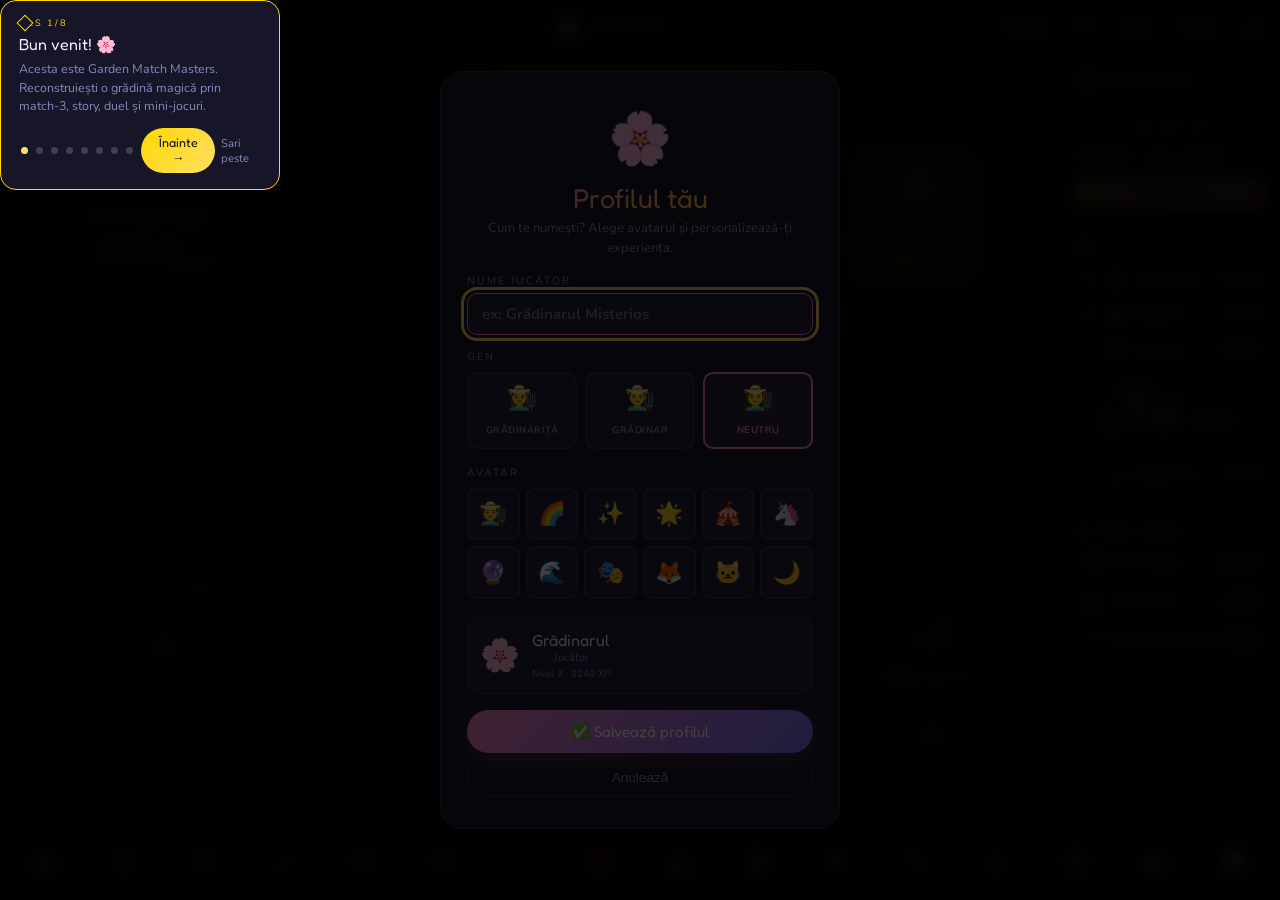
<file: index.html>
<!DOCTYPE html>
<html lang="ro" data-lang="ro" data-theme="dark" data-zone="gh">
<head>
<meta charset="UTF-8">
<meta name="viewport" content="width=device-width, initial-scale=1.0">
<title>Garden Match Masters 🌸</title>
<meta name="description" content="Garden Match Masters — accessible match-3 garden adventure.">
<meta name="theme-color" content="#182339">
<link rel="manifest" href="manifest.webmanifest">

<link rel="stylesheet" href="style.css">
<link rel="stylesheet" href="a11y-patch.css?v=2.1">
</head>
<body>
<canvas id="pcanv"></canvas>

<!-- ══ HUB ══ -->
<div id="sh" class="sc on" data-zone="gh">
  <div class="hub-header">
    <div class="hub-logo">🌸 Garden Match Masters</div>
    <div class="hub-player">
      <div class="hub-av" id="hub-av" onclick="openProfile()" title="Editează profilul" style="position:relative">🌸
        <span style="position:absolute;bottom:-2px;right:-4px;font-size:.6rem;background:var(--card);border:1px solid var(--border);border-radius:50%;width:14px;height:14px;display:flex;align-items:center;justify-content:center;">✏️</span>
      </div>
      <div>
        <div class="hub-pname" id="hub-pname">Grădinarul</div>
        <div class="hub-plevel" id="hub-plevel">Nivel 3 · 1240 XP</div>
      </div>
    </div>
    <div class="hub-resources">
      <span class="rchip">🪙 <span id="hcoin">340</span></span>
      <span class="rchip">🌱 <span id="hseed">7</span></span>
      <span class="rchip">💎 <span id="hgem">12</span></span>
      <button class="lang-toggle" id="lang-btn" onclick="toggleLang()">🌐 RO</button>
      <button class="theme-btn" id="theme-btn" onclick="toggleTheme()" title="Schimbă tema">🌙</button>
    </div>
  </div>
  <div class="hub-body">
    <div class="map-wrap">
      <div class="garden-map" id="gmap">
        <div class="map-glow" style="width:200px;height:200px;top:5%;left:10%;background:var(--candy);"></div>
        <div class="map-glow" style="width:180px;height:180px;top:10%;right:15%;background:var(--lemon);"></div>
        <div class="map-glow" style="width:160px;height:160px;bottom:15%;left:20%;background:var(--choco);"></div>
        <div class="map-glow" style="width:200px;height:200px;bottom:5%;right:10%;background:var(--moon);"></div>
        <!-- paths -->
        <div class="map-path" style="width:2px;height:28%;top:36%;left:26%;"></div>
        <div class="map-path" style="width:28%;height:2px;top:50%;left:26%;"></div>
        <div class="map-path" style="width:2px;height:28%;top:36%;right:27%;"></div>
        <!-- zones injected by JS -->
      </div>
    </div>
    <div class="hub-right">
      <!-- daily challenge -->
      <div class="daily-card">
        <div class="daily-title">📅 Daily Challenge</div>
        <div class="daily-desc" id="daily-desc">Fă 5 combo-uri în Candy Greenhouse și câștigă 3 stele.</div>
        <div class="daily-timer" id="daily-timer">23:41:07</div>
        <div class="daily-rewards">
          <span class="dr dr-g">+500🪙</span>
          <span class="dr dr-s">+3⭐</span>
          <span class="dr dr-d">+2🌱</span>
        </div>
        <button class="btn-daily" id="daily-btn" onclick="startDaily()">🎯 Joacă acum</button>
      </div>
      <!-- leaderboard -->
      <div class="lb-card">
        <div class="lb-title">🏆 Leaderboard</div>
        <div id="lb-list"></div>
      </div>
      <!-- achievements mini -->
      <div class="ach-mini">
        <div class="ach-mini-title">🏅 Trofee recente</div>
        <div id="ach-mini-list"></div>
        <button style="width:100%;background:none;border:1px solid var(--border);border-radius:7px;padding:6px;font-size:.68rem;color:var(--muted);cursor:pointer;margin-top:6px;transition:all .2s" onclick="sw('ach')" onmouseover="this.style.borderColor='var(--gold)'" onmouseout="this.style.borderColor='var(--border)'">
          Vezi toate trofee →
        </button>
      </div>
    </div>
  </div>
</div>

<!-- ══ STORY ══ -->
<div id="ss" class="sc" data-zone="gh">
  <div class="shdr">
    <button style="background:var(--card);border:1px solid var(--border);border-radius:7px;padding:6px 12px;cursor:pointer;font-size:.8rem;color:var(--text);transition:all .2s" onclick="sw('hub')">← Hartă</button>
    <span class="ztag" id="ztag">🌸 Candy Greenhouse</span>
    <div style="display:flex;gap:10px;margin-left:auto;align-items:center;">
      <div class="hst"><div class="hv" id="hsc">0</div><div class="hl">pts</div></div>
      <div class="hst"><div class="hv" id="hmv">30</div><div class="hl">mutări</div></div>
      <div class="hst"><div class="hv" id="hst2">☆☆☆</div><div class="hl">stele</div></div>
    </div>
  </div>
  <div class="energy-bar-wrap"><span class="energy-icon">⚡</span><div class="energy-track"><div class="energy-fill" id="energy-fill" style="width:80%"></div></div><span class="energy-label" id="energy-label">4/5 Energie</span></div>
  <div class="sbody">
    <div class="sb l">
      <div><p class="sbl">Mutări</p>
        <div class="mvbox"><div class="mvn" id="mvn">30</div><div class="mvl">rămase</div></div>
      </div>
      <div><p class="sbl">Obiective</p><div id="glist"></div></div>
      <div><p class="sbl">Unelte</p><div class="pug" id="pugrid"></div></div>
    </div>
    <div class="scenter">
      <div class="boss-bar-wrap" id="boss-bar-wrap">
        <div class="boss-name" id="boss-name">👑 Regele Buruienilor</div>
        <div class="boss-hp-track"><div class="boss-hp-fill" id="boss-hp" style="width:100%"></div></div>
        <div class="boss-phase" id="boss-phase">Faza 1 · Atac: Noroi</div>
      </div>
      <div class="pw">
        <div class="pl"><span id="slbl">0 pts</span><span id="tlbl">Țintă: 1200</span></div>
        <div class="pt"><div class="pf" id="pf" style="width:0%"></div></div>
        <div class="sr" id="srw">☆☆☆</div>
      </div>
      <div id="mb"></div>
      <div class="cbar" id="cbar"></div>
    </div>
    <div class="sb r">
      <div><p class="sbl">Scor</p>
        <div class="scbox"><div class="scn" id="scn">0</div><div class="scl">puncte</div></div>
      </div>
      <div><p class="sbl">Combouri</p>
        <div style="display:flex;flex-direction:column;gap:4px">
          <div class="lr">4 rând→<strong>🚀</strong></div>
          <div class="lr">4 L→<strong>💣</strong></div>
          <div class="lr">5 rând→<strong>🌈</strong></div>
          <div class="lr">×3→<strong>🌀</strong></div>
        </div>
      </div>
      <div><p class="sbl">Speciale</p>
        <div style="display:flex;flex-direction:column;gap:4px">
          <div class="lr">🔵 Dale cu jeleu</div>
          <div class="lr">🌿 Liane blocate</div>
          <div class="lr" id="boss-hint" style="display:none">💀 Boss activ!</div>
        </div>
      </div>
    </div>
  </div>
</div>

<!-- ══ DUEL ══ -->
<div id="sd" class="sc" data-zone="gh">
  <div class="dhdr">
    <div class="dtitle">⚔️ Duel Mode</div>
    <div class="dtimer" id="dtmr">2:00</div>
    <button class="ba" id="dsbtn" onclick="startDuel()">▶ Start</button>
  </div>
  <div class="cpick">
    <p class="cptitle">Alege personajul</p>
    <div class="cgrid" id="cgrid"></div>
  </div>
  <div class="darena">
    <div class="dcard p">
      <div class="dchdr" style="background:rgba(255,133,194,.06)">
        <div class="dav" id="dav1">🧑‍🌾</div>
        <div><div class="dpn">Tu</div><div class="dpc" id="dpc1">Mia Gardener</div></div>
        <div class="dps" id="dps1">0</div>
      </div>
      <div class="dmini" id="dbp1"></div>
      <div class="dbst" id="dbst1"></div>
    </div>
    <div class="dvs">
      <div class="vsbig">VS</div>
      <div class="vslead" id="vsl">Apasă Start!</div>
    </div>
    <div class="dcard a">
      <div class="dchdr" style="background:rgba(124,111,255,.06)">
        <div class="dav">🤖</div>
        <div><div class="dpn">AI</div><div class="dpc" id="dpcai">Candy Fox</div></div>
        <div class="dps" id="dps2">0</div>
      </div>
      <div class="dmini" id="dbp2"></div>
      <div class="dbst">
        <span class="bc" style="color:var(--moon)">🦊 Furtișag</span>
        <span class="bc" style="color:var(--choco)">🦔 Noroi</span>
      </div>
    </div>
  </div>
  <div class="reaction-bar" id="reaction-bar"></div>
<div class="dlogw"><div class="dlog" id="dlog">Alege personajul și apasă Start...</div></div>
</div>

<!-- ══ ESCAPE ══ -->
<div id="se" class="sc">
  <div class="ehdr">
    <div style="font-family:'Fredoka One',cursive;font-size:.92rem;color:var(--lemon)" id="etitle">🔐 Camera Secretă</div>
    <div style="font-size:.68rem;color:var(--muted)" id="eprog">Indicii: 0/4</div>
    <button class="ba" style="font-size:.72rem;padding:6px 13px" onclick="nextRoom()">Cameră nouă →</button>
  </div>
  <div class="ebody">
    <div class="eroom" id="eroom">
      <div class="rdeco" style="top:5%;left:5%">🌿</div>
      <div class="rdeco" style="bottom:5%;right:5%">🍄</div>
    </div>
    <div class="epanel">
      <div class="ephdr">
        <div class="ept" id="ern">Camera din Seră</div>
        <div class="epd" id="erd">Găsește indiciile și descoperă codul.</div>
      </div>
      <div class="clist" id="clist"></div>
      <div class="esolve">
        <div class="shint" id="ehint">Găsește toate indiciile mai întâi!</div>
        <input class="sinp" id="einp" maxlength="4" placeholder="_ _ _ _" oninput="this.value=this.value.toUpperCase()">
        <button class="bsolve" onclick="submitCode()">🔓 Deschide poarta</button>
      </div>
      <div class="invbar" id="invbar"></div>
    </div>
  </div>
</div>

<!-- ══ DECOR ══ -->
<div id="sdec" class="sc">
  <div class="dechdr">
    <div class="dectitle">🎀 Garden Decor Studio</div>
    <div style="display:flex;gap:5px;align-items:center">
      <span class="rchip">🪙 <span id="dcoin">340</span></span>
      <span class="rchip">🌱 <span id="dseed">7</span></span>
      <span class="rchip">💎 <span id="dgem">12</span></span>
    </div>
  </div>
  <div class="decbody">
    <div class="garea">
      <div class="zsel" id="zsel"></div>
      <div style="position:relative;flex:1;display:flex;flex-direction:column"><canvas id="garden-canvas" style="flex:1"></canvas><button class="screenshot-btn" onclick="downloadGardenScreenshot()" title="Screenshot grădina">📸</button></div>
    </div>
    <div class="dshop">
      <div class="stabs" id="stabs"></div>
      <div class="sitems" id="sitems"></div>
      <div class="decres">
        <div style="font-size:.56rem;color:var(--muted);width:100%;margin-bottom:3px">RESURSE</div>
        <span class="rchip">🪙 340 monede</span>
        <span class="rchip">🌱 7 semințe</span>
      </div>
    </div>
  </div>
</div>

<!-- ══ ACHIEVEMENTS ══ -->
<div id="sach" class="sc">
  <div class="ach-header">
    <div style="display:flex;align-items:center;justify-content:space-between">
      <div class="ach-header-title">🏆 Trofee & Achievements</div>
      <div style="font-size:.7rem;color:var(--muted)" id="ach-count">0/24 deblocate</div>
    </div>
    <div class="ach-progress-bar">
      <div class="ach-progress-fill" id="ach-prog-fill" style="width:0%"></div>
    </div>
  </div>
  <div class="ach-body">
    <div class="ach-cats" id="ach-cats"></div>
    <div class="ach-grid" id="ach-grid"></div>
  </div>
</div>

<!-- NAV -->
<div id="nav">
  <button class="nb on" data-m="hub" onclick="sw('hub')"><span class="ni">🗺️</span>Hartă</button>
  <button class="nb" data-m="story" onclick="sw('story')"><span class="ni">🌿</span>Story</button>
  <button class="nb" data-m="duel" onclick="sw('duel')"><span class="ni">⚔️</span>Duel</button>
  <button class="nb" data-m="escape" onclick="sw('escape')"><span class="ni">🗝️</span>Escape</button>
  <button class="nb" data-m="decor" onclick="sw('decor')"><span class="ni">🎀</span>Decor</button>
  <button class="nb" data-m="ach" onclick="sw('ach')"><span class="ni">🏆</span>Trofee</button>
  <button class="nb" data-m="pets" onclick="sw('pets')"><span class="ni">🐾</span><span class="ro">Animăluțe</span><span class="en">Pets</span></button>
  <button class="nb" data-m="shop" onclick="sw('shop')"><span class="ni">🎁</span>Shop</button>
  <button class="nb" data-m="story-mode" onclick="sw('story-mode')"><span class="ni">✍️</span>Story</button>
  <button class="nb" data-m="mini" onclick="sw('mini')"><span class="ni">🎲</span>Mini</button>
  <button class="nb" data-m="events" onclick="sw('events')"><span class="ni">🌦️</span>Events</button>
  <button class="nb" data-m="editor" onclick="sw('editor')"><span class="ni">🔧</span>Editor</button>
  <button class="nb" data-m="tourn" onclick="sw('tourn')"><span class="ni">🎪</span>Tourn.</button>
  <button class="nb" data-m="wall" onclick="sw('wall')"><span class="ni">🌍</span>Wall</button>
  <button class="nb" data-m="roadmap" onclick="sw('roadmap')"><span class="ni">🗓️</span>Roadmap</button>
  <button class="nb" data-m="stats" onclick="sw('stats')"><span class="ni">📊</span><span class="ro">Statistici</span><span class="en">Stats</span></button>
</div>


<!-- ══ PETS ══ -->
<div id="spets" class="sc">
  <div class="pets-hdr">
    <div class="pets-hdr-title">🐾 <span class="ro">Animăluțele Grădinii</span><span class="en">Garden Pets</span></div>
    <div style="font-size:.7rem;color:var(--muted)" id="pets-count">0 salvate</div>
  </div>
  <div class="pets-body" id="pets-body"></div>
</div>

<!-- ══ SHOP ══ -->
<div id="sshop" class="sc">
  <div class="shop-hdr">
    <div class="shop-title">🎁 <span class="ro">Magazin</span><span class="en">Shop</span></div>
    <div class="shop-balance">
      <span class="rchip">🪙 <span id="shop-coins">340</span></span>
      <span class="rchip">💎 <span id="shop-gems">12</span></span>
      <span class="rchip">🌱 <span id="shop-seeds">7</span></span>
    </div>
  </div>
  <div class="shop-body">
    <div class="shop-cats" id="shop-cats"></div>
    <div class="shop-grid" id="shop-grid"></div>
  </div>
</div>

<!-- ══ STATS ══ -->
<div id="sstats" class="sc">
  <div class="stats-hdr">
    <div class="stats-title">📊 <span class="ro">Statisticile Tale</span><span class="en">Your Stats</span></div>
    <div style="font-size:.68rem;color:var(--muted)" id="session-time">Sesiune: 0m</div>
  </div>
  <div class="stats-body">
    <div class="stats-profile-card">
      <div class="stats-av" id="stats-av">🌸</div>
      <div class="stats-info">
        <div class="stats-name" id="stats-name">Grădinarul</div>
        <div class="stats-gender" id="stats-gender">Jucător</div>
        <div class="xp-bar-wrap">
          <div class="xp-bar-label">
            <span id="xp-label">1240 / 2000 XP</span>
            <span id="lvl-label">Nivel 3 → 4</span>
          </div>
          <div class="xp-bar"><div class="xp-fill" id="xp-fill" style="width:62%"></div></div>
        </div>
      </div>
    </div>
    <div class="time-played" id="time-played">
      ⏱ 0h 0m
      <div class="time-sub" id="time-sub">timp total jucat</div>
    </div>
    <div class="stats-grid" id="stats-grid"></div>
    <div class="stats-section-title ro">Performanță per mod</div>
    <div class="stats-section-title en" style="display:none">Performance by mode</div>
    <div id="perf-bars"></div>
  </div>
</div>

<!-- ══ NOTIFICATION STACK ══ -->
<div class="notif-stack" id="notif-stack"></div>


<!-- ══ STORY NARRATIVE ══ -->
<div id="sstory-mode" class="sc">
  <div class="sn-hdr">
    <div class="sn-title">✍️ Story Mode</div>
    <div style="display:flex;gap:8px">
      <button style="background:var(--card);border:1px solid var(--border);border-radius:7px;padding:5px 12px;cursor:pointer;font-size:.75rem;color:var(--muted)" onclick="restartStory()">↩ Restart</button>
      <span style="font-size:.72rem;color:var(--muted);align-self:center" id="sn-chapter-label">Cap. 1/4</span>
    </div>
  </div>
  <div class="sn-body" id="sn-body">
    <div class="scene-chapter" id="scene-chapter">Capitolul 1 · Trezirea Grădinii</div>
    <div class="scene-bg" id="scene-bg">
      <div class="scene-chars" id="scene-chars"></div>
    </div>
    <div class="dialogue-box">
      <div class="dialogue-speaker" id="dial-speaker">Mia Gardener</div>
      <div class="dialogue-text" id="dial-text"></div>
      <div class="dialogue-nav">
        <div class="dial-progress"><div class="dial-progress-fill" id="dial-prog"></div></div>
        <button class="btn-next-dial" id="dial-next" onclick="nextDialogue()">Continuă →</button>
        <span class="dial-skip" onclick="skipStory()">Skip</span>
      </div>
    </div>
  </div>
</div>

<!-- ══ MINI GAMES ══ -->
<div id="smini" class="sc">
  <div class="mini-hdr">
    <div class="mini-title">🎲 Mini-Jocuri</div>
    <div id="mini-score-display" style="font-family:'Fredoka One',cursive;font-size:.9rem;color:var(--gold)"></div>
  </div>
  <div class="mini-selector">
    <button class="mini-tab on" data-mg="memory" onclick="switchMini('memory',this)">🃏 Memory Cards</button>
    <button class="mini-tab" data-mg="slide" onclick="switchMini('slide',this)">🧩 Slide Puzzle</button>
    <button class="mini-tab" data-mg="diff" onclick="switchMini('diff',this)">🔍 Find Difference</button>
  </div>
  <div class="mini-area" id="mini-area"></div>
  <div class="mini-score-bar">
    <div class="mini-stat">Timp: <strong id="mini-time">0s</strong></div>
    <div class="mini-stat">Mutări: <strong id="mini-moves">0</strong></div>
    <div class="mini-stat">Record: <strong id="mini-record">-</strong></div>
  </div>
</div>

<!-- ══ EVENTS ══ -->
<div id="sevents" class="sc">
  <div class="event-hdr">
    <div class="event-title" id="ev-hdr-title">🌦️ Evenimente Sezoniere</div>
    <div style="font-size:.68rem;color:var(--muted)" id="ev-season-label"></div>
  </div>
  <div class="event-body" id="event-body"></div>
</div>

<!-- ══ PET DETAIL ══ -->
<div id="spet-detail" class="sc">
  <div class="petd-hdr">
    <button style="background:var(--card);border:1px solid var(--border);border-radius:7px;padding:6px 12px;cursor:pointer;font-size:.8rem;color:var(--text)" onclick="sw('pets')">← Înapoi</button>
    <span style="font-family:'Fredoka One',cursive;font-size:.95rem;color:var(--mint)" id="petd-title">Animăluț</span>
  </div>
  <div class="petd-body" id="petd-body"></div>
</div>

<!-- ══ LEVEL EDITOR ══ -->
<div id="seditor" class="sc">
  <div class="ed-hdr">
    <div class="ed-title">🔧 Level Editor</div>
    <div style="display:flex;gap:6px;flex-wrap:wrap">
      <button class="ed-btn primary" style="width:auto;padding:6px 14px;font-size:.75rem" onclick="testEditorLevel()">▶ Test</button>
      <button class="ed-btn secondary" style="width:auto;padding:6px 14px;font-size:.75rem" onclick="clearEditorBoard()">🗑 Clear</button>
      <button class="ed-btn secondary" style="width:auto;padding:6px 14px;font-size:.75rem" onclick="randomEditorBoard()">🎲 Random</button>
      <button class="ed-btn primary" style="width:auto;padding:6px 14px;font-size:.75rem" onclick="exportLevel()">📤 Export</button>
    </div>
  </div>
  <div class="ed-body">
    <div class="ed-tools">
      <div class="ed-tool-label">Piese</div>
      <div id="ed-tile-opts"></div>
      <div class="ed-tool-label">Obstacole</div>
      <div class="ed-tile-opt on" id="ed-obs-none" onclick="selEdTool('none',this)"><span class="ed-tile-emoji">⬜</span>Gol</div>
      <div class="ed-tile-opt" id="ed-obs-jelly" onclick="selEdTool('jelly',this)"><span class="ed-tile-emoji">🔵</span>Jeleu</div>
      <div class="ed-tile-opt" id="ed-obs-weed" onclick="selEdTool('weed',this)"><span class="ed-tile-emoji">🌿</span>Liană</div>
      <div class="ed-tile-opt" id="ed-obs-empty" onclick="selEdTool('empty',this)"><span class="ed-tile-emoji">🚫</span>Blocat</div>
    </div>
    <div class="ed-canvas-wrap">
      <div class="ed-board" id="ed-board"></div>
    </div>
    <div class="ed-right">
      <div class="sbl">Obiective</div>
      <div id="ed-goals"></div>
      <div class="sbl" style="margin-top:8px">Mutări</div>
      <input id="ed-moves-inp" type="number" min="5" max="60" value="25" style="background:var(--card);border:1px solid var(--border);border-radius:7px;padding:6px 10px;color:var(--text);font-size:.85rem;width:100%">
      <div class="sbl" style="margin-top:8px">Dificultate</div>
      <select id="ed-diff" style="background:var(--card);border:1px solid var(--border);border-radius:7px;padding:6px 10px;color:var(--text);font-size:.8rem;width:100%">
        <option value="easy">🟢 Ușor</option>
        <option value="medium" selected>🟡 Mediu</option>
        <option value="hard">🔴 Dificil</option>
      </select>
      <div class="sbl" style="margin-top:8px">Info nivel</div>
      <div id="ed-info" style="font-size:.65rem;color:var(--muted);line-height:1.6"></div>
    </div>
  </div>
</div>

<!-- ══ TOURNAMENT ══ -->
<div id="stourn" class="sc">
  <div class="tourn-hdr">
    <div class="tourn-title">🎪 Tournament Mode</div>
    <button class="ba" style="font-size:.8rem;padding:7px 16px" onclick="startTournament()">🏆 Start Nou</button>
  </div>
  <div class="tourn-body">
    <div class="tourn-status" id="tourn-status"></div>
    <div class="bracket" id="bracket"></div>
    <div class="tourn-prize">
      <span class="prize-chip" style="color:var(--gold)">🥇 1000🪙 + 5💎</span>
      <span class="prize-chip" style="color:#c0c0c0">🥈 500🪙 + 2💎</span>
      <span class="prize-chip" style="color:#cd7f32">🥉 200🪙 + 1💎</span>
    </div>
  </div>
</div>

<!-- ══ ROADMAP ══ -->
<div id="sroadmap" class="sc">
  <div class="rm-hdr">
    <div class="rm-title">🗓️ Roadmap</div>
    <div style="font-size:.68rem;color:var(--muted)">Voturile tale contează!</div>
  </div>
  <div class="rm-body" id="rm-body"></div>
</div>

<!-- ══ GARDEN WALL ══ -->
<div id="swall" class="sc">
  <div class="wall-hdr">
    <div class="wall-title">🌍 Garden Wall</div>
    <div style="font-size:.68rem;color:var(--muted)">Grădinile comunității</div>
  </div>
  <div class="wall-body">
    <div class="wall-grid" id="wall-grid"></div>
  </div>
</div>
<div class="ov h" id="profile-modal">
  <div class="mo" style="max-width:400px">
    <span class="me">🌸</span>
    <div class="mt">Profilul tău</div>
    <div class="ms">Cum te numești? Alege avatarul și personalizează-ți experiența.</div>

    <!-- Name input -->
    <div style="margin-bottom:14px;text-align:left">
      <label style="font-size:.65rem;letter-spacing:2px;text-transform:uppercase;color:var(--muted);display:block;margin-bottom:5px">Nume jucător</label>
      <input id="profile-name" type="text" maxlength="20" placeholder="ex: Grădinarul Misterios"
        style="width:100%;background:var(--card);border:1px solid var(--border);border-radius:10px;padding:10px 14px;color:var(--text);font-family:'Nunito',sans-serif;font-size:.95rem;font-weight:700;transition:border .2s"
        oninput="updateProfilePreview()" onfocus="this.style.borderColor='var(--accent)'" onblur="this.style.borderColor='var(--border)'">
    </div>

    <!-- Gender -->
    <div style="margin-bottom:16px;text-align:left">
      <label style="font-size:.65rem;letter-spacing:2px;text-transform:uppercase;color:var(--muted);display:block;margin-bottom:8px">Gen</label>
      <div style="display:flex;gap:8px">
        <div class="gender-opt" data-g="f" onclick="selectGender('f')">
          <span class="gopt-av">👩‍🌾</span>
          <span class="gopt-lbl">Grădinăriță</span>
        </div>
        <div class="gender-opt" data-g="m" onclick="selectGender('m')">
          <span class="gopt-av">👨‍🌾</span>
          <span class="gopt-lbl">Grădinar</span>
        </div>
        <div class="gender-opt" data-g="n" onclick="selectGender('n')">
          <span class="gopt-av">🧑‍🌾</span>
          <span class="gopt-lbl">Neutru</span>
        </div>
      </div>
    </div>

    <!-- Avatar picker -->
    <div style="margin-bottom:18px;text-align:left">
      <label style="font-size:.65rem;letter-spacing:2px;text-transform:uppercase;color:var(--muted);display:block;margin-bottom:8px">Avatar</label>
      <div id="avatar-grid" style="display:grid;grid-template-columns:repeat(6,1fr);gap:6px"></div>
    </div>

    <!-- Preview -->
    <div id="profile-preview" style="background:var(--card);border:1px solid var(--border);border-radius:12px;padding:12px;margin-bottom:16px;display:flex;align-items:center;gap:12px">
      <span id="prev-av" style="font-size:2rem">🌸</span>
      <div>
        <div id="prev-name" style="font-family:'Fredoka One',cursive;font-size:1rem;color:var(--text)">Grădinarul</div>
        <div id="prev-gender" style="font-size:.68rem;color:var(--muted)">Alege genul</div>
        <div style="font-size:.62rem;color:var(--muted);margin-top:2px">Nivel 3 · 1240 XP</div>
      </div>
    </div>

    <button class="bp" onclick="saveProfile()">✅ Salvează profilul</button>
    <button class="bs" onclick="$('profile-modal').classList.add('h')">Anulează</button>
  </div>
</div>




<div class="ov h" id="modal">
  <div class="mo">
    <span class="me" id="me">🌸</span>
    <div class="mt" id="mt"></div>
    <div class="ms" id="ms"></div>
    <div class="msc" id="msc"></div>
    <div class="mst" id="mst"></div>
    <div class="mrw" id="mrw"></div>
    <button class="bp" id="mb1">OK</button>
    <button class="bs" id="mb2" style="display:none">Alt</button>
  </div>
</div>
<div class="ach-unlock-banner" id="ach-banner">🏅 Achievement deblocat!</div>
<div class="toast" id="tst"></div>








<!-- ══ TUTORIAL ══ -->
<div class="tut-overlay hidden" id="tut-overlay"></div>
<div class="tut-highlight hidden" id="tut-highlight"></div>
<div class="tut-tooltip hidden" id="tut-tooltip">
  <div class="tut-arrow" id="tut-arrow"></div>
  <div class="tut-step" id="tut-step">Pas 1/8</div>
  <div class="tut-title" id="tut-title">Bun venit!</div>
  <div class="tut-desc" id="tut-desc">Să explorăm jocul împreună.</div>
  <div class="tut-nav">
    <div class="tut-dots" id="tut-dots"></div>
    <button class="tut-btn" id="tut-next-btn" onclick="nextTutStep()">Înainte →</button>
    <span class="tut-skip" onclick="skipTutorial()">Sari peste</span>
  </div>
</div>






<script src="script.js"></script>
  <script src="mode-fix.js"></script>
  <script src="a11y-patch.js?v=2.1"></script>
</body>
</html>
</file>
<file: style.css>
@import url('https://fonts.googleapis.com/css2?family=Fredoka+One&family=Nunito:wght@400;600;700;800;900&display=swap');

/* ── ZONE THEMES ── */
[data-theme="dark"]{
  --bg:#0d0d1a;--panel:#161628;--card:#1e1e38;--border:#2e2e52;
  --text:#f0eeff;--muted:#8888bb;--surface:#12122a;
}
[data-theme="light"]{
  --bg:#f5f0ff;--panel:#ffffffcc;--card:#ede8ff;--border:#c8c0e8;
  --text:#1a1a3a;--muted:#6666aa;--surface:#eee8ff;
}
[data-zone="gh"]{--accent:#ff85c2;--accent2:#ffe066;--glow:rgba(255,133,194,.3);}
[data-zone="lm"]{--accent:#ffe066;--accent2:#c8ff00;--glow:rgba(255,224,102,.3);}
[data-zone="ch"]{--accent:#c87a3a;--accent2:#ff6b6b;--glow:rgba(200,122,58,.3);}
[data-zone="mn"]{--accent:#7c6fff;--accent2:#87e8ff;--glow:rgba(124,111,255,.3);}
:root{
  --candy:#ff85c2;--lemon:#ffe066;--choco:#c87a3a;--moon:#7c6fff;
  --mint:#5effa0;--coral:#ff6b6b;--sky:#87e8ff;--gold:#ffd700;
}
*{margin:0;padding:0;box-sizing:border-box;}
body{background:var(--bg);color:var(--text);font-family:'Nunito',sans-serif;
  height:100vh;display:flex;flex-direction:column;overflow:hidden;
  transition:background .4s,color .4s;}

/* ── NAV ── */
#nav{display:flex;background:var(--panel);border-top:1px solid var(--border);
  padding:5px 8px;gap:4px;flex-shrink:0;z-index:50;
  backdrop-filter:blur(12px);transition:background .4s;}
.nb{flex:1;display:flex;flex-direction:column;align-items:center;gap:2px;
  padding:5px 4px;border-radius:8px;border:1px solid transparent;cursor:pointer;
  background:none;color:var(--muted);font-family:'Nunito',sans-serif;
  font-size:.55rem;font-weight:700;text-transform:uppercase;letter-spacing:.5px;
  transition:all .2s;position:relative;}
.nb .ni{font-size:1.2rem;display:block;}
.nb .nbadge{position:absolute;top:2px;right:6px;background:var(--coral);
  color:#fff;border-radius:50%;width:14px;height:14px;font-size:.5rem;
  display:flex;align-items:center;justify-content:center;font-weight:900;}
.nb:hover,.nb.on{color:var(--accent);border-color:color-mix(in srgb,var(--accent) 30%,transparent);
  background:color-mix(in srgb,var(--accent) 8%,transparent);}

/* ── SCREENS ── */
.sc{display:none;flex:1;flex-direction:column;overflow:hidden;min-height:0;
  transition:background .4s;}
.sc.on{display:flex;}

/* ══════════════════════════════════════
   HUB SCREEN — map + profile + daily
══════════════════════════════════════ */
#sh{position:relative;}
#sh[data-zone="gh"]{background:radial-gradient(ellipse 80% 60% at 50% -10%,rgba(255,133,194,.2) 0%,transparent 60%),var(--bg);}
#sh[data-zone="lm"]{background:radial-gradient(ellipse 80% 60% at 50% -10%,rgba(255,224,102,.2) 0%,transparent 60%),var(--bg);}
#sh[data-zone="ch"]{background:radial-gradient(ellipse 80% 60% at 50% -10%,rgba(200,122,58,.2) 0%,transparent 60%),var(--bg);}
#sh[data-zone="mn"]{background:radial-gradient(ellipse 80% 60% at 50% -10%,rgba(124,111,255,.2) 0%,transparent 60%),var(--bg);}

.hub-header{display:flex;align-items:center;justify-content:space-between;
  padding:10px 16px;background:var(--panel);border-bottom:1px solid var(--border);
  flex-shrink:0;backdrop-filter:blur(8px);}
.hub-logo{font-family:'Fredoka One',cursive;font-size:1.1rem;
  background:linear-gradient(135deg,var(--accent),var(--accent2));
  -webkit-background-clip:text;-webkit-text-fill-color:transparent;background-clip:text;}
.hub-player{display:flex;align-items:center;gap:10px;}
.hub-av{font-size:1.6rem;cursor:pointer;transition:transform .2s;}
.hub-av:hover{transform:scale(1.15);}
.hub-pname{font-family:'Fredoka One',cursive;font-size:.88rem;color:var(--text);}
.hub-plevel{font-size:.6rem;color:var(--muted);}
.hub-resources{display:flex;gap:6px;}
.rchip{background:var(--card);border:1px solid var(--border);border-radius:50px;
  padding:3px 9px;font-size:.7rem;font-weight:700;display:flex;gap:3px;align-items:center;
  transition:background .4s,border .4s;}

/* garden map */
.hub-body{display:flex;flex:1;overflow:hidden;min-height:0;}
.map-wrap{flex:1;position:relative;overflow:hidden;padding:16px;}
.garden-map{width:100%;height:100%;position:relative;
  background:radial-gradient(ellipse at 50% 50%,#0a1f0a,#050d05);
  border-radius:20px;border:1px solid rgba(255,255,255,.07);overflow:hidden;}
[data-theme="light"] .garden-map{background:radial-gradient(ellipse at 50% 50%,#d4f5d4,#b8e8b8);}
.map-glow{position:absolute;border-radius:50%;filter:blur(40px);pointer-events:none;opacity:.15;}
.map-zone-btn{position:absolute;border-radius:14px;padding:12px 10px;text-align:center;
  cursor:pointer;border:1.5px solid transparent;min-width:120px;
  transition:transform .25s,box-shadow .25s,border-color .25s;
  background:var(--zb-bg);border-color:var(--zb-border);}
.map-zone-btn:hover:not(.locked){transform:scale(1.06) translateY(-3px);
  box-shadow:0 12px 32px var(--zb-shadow);}
.map-zone-btn.locked{opacity:.45;cursor:not-allowed;filter:grayscale(.5);}
.map-zone-btn .mze{font-size:1.9rem;display:block;margin-bottom:4px;}
.map-zone-btn .mztag{font-size:.5rem;letter-spacing:2px;text-transform:uppercase;
  color:rgba(255,255,255,.5);margin-bottom:2px;}
.map-zone-btn .mzn{font-family:'Fredoka One',cursive;font-size:.9rem;color:var(--text);}
.map-zone-btn .mzl{font-size:.62rem;color:var(--muted);}
.map-zone-btn .mzs{font-size:.75rem;margin-top:3px;}
.map-path{position:absolute;background:rgba(120,100,60,.25);border-radius:3px;}

/* right panel */
.hub-right{width:220px;flex-shrink:0;background:var(--panel);
  border-left:1px solid var(--border);display:flex;flex-direction:column;
  overflow-y:auto;gap:0;transition:background .4s;}

/* daily card */
.daily-card{padding:14px;border-bottom:1px solid var(--border);}
.daily-title{font-family:'Fredoka One',cursive;font-size:.85rem;color:var(--lemon);margin-bottom:4px;}
.daily-desc{font-size:.7rem;color:var(--muted);line-height:1.4;margin-bottom:8px;}
.daily-timer{font-family:'Fredoka One',cursive;font-size:1.3rem;color:var(--coral);
  margin-bottom:8px;text-align:center;}
.daily-rewards{display:flex;gap:4px;flex-wrap:wrap;margin-bottom:8px;}
.dr{padding:3px 8px;border-radius:50px;font-size:.65rem;font-weight:700;
  border:1px solid currentColor;}
.dr-g{color:var(--gold);background:rgba(255,215,0,.1);}
.dr-s{color:var(--candy);background:rgba(255,133,194,.1);}
.dr-d{color:var(--mint);background:rgba(94,255,160,.1);}
.btn-daily{width:100%;background:linear-gradient(135deg,var(--lemon),var(--candy));
  border:none;border-radius:8px;padding:8px;font-family:'Fredoka One',cursive;
  font-size:.85rem;color:#111;cursor:pointer;transition:all .2s;}
.btn-daily:hover{transform:translateY(-1px);box-shadow:0 5px 16px rgba(255,224,102,.3);}
.btn-daily.done{background:rgba(94,255,160,.2);color:var(--mint);cursor:not-allowed;transform:none;box-shadow:none;}

/* leaderboard */
.lb-card{padding:14px;border-bottom:1px solid var(--border);}
.lb-title{font-family:'Fredoka One',cursive;font-size:.82rem;color:var(--accent);margin-bottom:8px;}
.lb-row{display:flex;align-items:center;gap:7px;padding:5px 6px;
  border-radius:7px;margin-bottom:3px;font-size:.72rem;transition:background .2s;}
.lb-row:hover{background:var(--card);}
.lb-row.me{background:color-mix(in srgb,var(--accent) 12%,transparent);
  border:1px solid color-mix(in srgb,var(--accent) 30%,transparent);}
.lb-rank{font-weight:900;width:18px;color:var(--muted);text-align:center;font-size:.65rem;}
.lb-rank.gold{color:var(--gold);}
.lb-rank.silver{color:#c0c0c0;}
.lb-rank.bronze{color:#cd7f32;}
.lb-av{font-size:1rem;}
.lb-name{flex:1;font-weight:700;}
.lb-sc{color:var(--gold);font-weight:900;font-size:.7rem;}

/* mini-achievements */
.ach-mini{padding:14px;}
.ach-mini-title{font-family:'Fredoka One',cursive;font-size:.82rem;color:var(--mint);margin-bottom:8px;}
.ach-chip{display:flex;align-items:center;gap:6px;padding:5px 7px;
  background:var(--card);border:1px solid var(--border);border-radius:7px;
  margin-bottom:4px;font-size:.7rem;transition:border-color .3s;}
.ach-chip.unlocked{border-color:color-mix(in srgb,var(--gold) 50%,transparent);}
.ach-chip .ae{font-size:1rem;}
.ach-chip .an{flex:1;color:var(--muted);}
.ach-chip.unlocked .an{color:var(--text);}
.ach-chip .abadge{font-size:.55rem;padding:2px 5px;border-radius:4px;
  background:rgba(255,215,0,.18);color:var(--gold);font-weight:900;}

/* theme toggle */
.theme-btn{background:var(--card);border:1px solid var(--border);border-radius:50%;
  width:32px;height:32px;cursor:pointer;font-size:1rem;transition:all .2s;
  display:flex;align-items:center;justify-content:center;flex-shrink:0;}
.theme-btn:hover{border-color:var(--accent);transform:rotate(20deg);}

/* ══════════════════════════════════════
   STORY SCREEN
══════════════════════════════════════ */
#ss{transition:background .4s;}
#ss[data-zone="gh"]{background:radial-gradient(ellipse 70% 50% at 30% 0%,rgba(255,133,194,.12) 0%,transparent 55%),var(--bg);}
#ss[data-zone="lm"]{background:radial-gradient(ellipse 70% 50% at 30% 0%,rgba(255,224,102,.1) 0%,transparent 55%),var(--bg);}
#ss[data-zone="ch"]{background:radial-gradient(ellipse 70% 50% at 30% 0%,rgba(200,122,58,.1) 0%,transparent 55%),var(--bg);}
#ss[data-zone="mn"]{background:radial-gradient(ellipse 70% 50% at 30% 0%,rgba(124,111,255,.12) 0%,transparent 55%),var(--bg);}

.shdr{display:flex;align-items:center;gap:8px;padding:8px 14px;
  background:var(--panel);border-bottom:1px solid var(--border);flex-shrink:0;
  backdrop-filter:blur(8px);}
.ztag{font-family:'Fredoka One',cursive;font-size:.88rem;color:var(--accent);}
.hst{text-align:center;min-width:48px;}
.hv{font-family:'Fredoka One',cursive;font-size:.92rem;color:var(--gold);}
.hl{font-size:.46rem;color:var(--muted);text-transform:uppercase;letter-spacing:1px;}
.sbody{display:flex;flex:1;overflow:hidden;min-height:0;}
.sb{width:152px;flex-shrink:0;background:var(--panel);padding:9px 8px;
  display:flex;flex-direction:column;gap:10px;overflow-y:auto;
  transition:background .4s;}
.sb.l{border-right:1px solid var(--border);}
.sb.r{border-left:1px solid var(--border);}
.sbl{font-size:.52rem;letter-spacing:2px;text-transform:uppercase;
  color:var(--muted);margin-bottom:5px;}
.mvbox{background:var(--card);border:1px solid var(--border);border-radius:12px;
  padding:10px 8px;text-align:center;transition:background .4s,border .4s;}
.mvn{font-family:'Fredoka One',cursive;font-size:2.5rem;color:var(--accent);line-height:1;}
.mvl{font-size:.52rem;color:var(--muted);text-transform:uppercase;letter-spacing:1px;}
.gr{display:flex;align-items:center;gap:5px;padding:5px 7px;
  background:var(--card);border:1px solid var(--border);border-radius:7px;
  font-size:.72rem;transition:border-color .3s,background .4s;}
.gr.done{border-color:var(--mint);}
.gr .gc{font-weight:900;color:var(--gold);font-size:.74rem;margin-left:auto;}
.gr.done .gc{color:var(--mint);}
.pug{display:grid;grid-template-columns:1fr 1fr;gap:4px;}
.pb{background:var(--card);border:1px solid var(--border);border-radius:7px;
  padding:7px 4px;cursor:pointer;text-align:center;position:relative;
  transition:all .2s;color:var(--text);}
.pb:hover:not(:disabled){border-color:var(--lemon);
  box-shadow:0 0 10px rgba(255,224,102,.2);transform:translateY(-1px);}
.pb:disabled{opacity:.3;cursor:not-allowed;}
.pe{font-size:1.2rem;display:block;}
.pn{font-size:.48rem;color:var(--muted);margin-top:2px;text-transform:uppercase;
  letter-spacing:.4px;display:block;}
.pc{position:absolute;top:2px;right:4px;font-size:.54rem;font-weight:900;color:var(--gold);}
.scbox{background:var(--card);border:1px solid var(--border);border-radius:12px;
  padding:10px;text-align:center;transition:background .4s,border .4s;}
.scn{font-family:'Fredoka One',cursive;font-size:1.45rem;color:var(--gold);
  line-height:1;margin-bottom:2px;}
.scl{font-size:.52rem;color:var(--muted);text-transform:uppercase;letter-spacing:1px;}
.lr{display:flex;align-items:center;gap:5px;padding:4px 6px;
  background:var(--card);border:1px solid var(--border);border-radius:7px;
  font-size:.64rem;color:var(--muted);transition:background .4s;}
.scenter{flex:1;display:flex;flex-direction:column;align-items:center;
  justify-content:center;gap:8px;padding:10px;overflow:hidden;}
.pw{width:100%;max-width:430px;}
.pl{display:flex;justify-content:space-between;font-size:.65rem;
  color:var(--muted);margin-bottom:3px;}
.pt{background:var(--card);border:1px solid var(--border);border-radius:50px;
  height:8px;overflow:hidden;transition:background .4s;}
.pf{height:100%;border-radius:50px;
  background:linear-gradient(90deg,var(--accent),var(--accent2));
  box-shadow:0 0 10px var(--glow);
  transition:width .5s cubic-bezier(.34,1.56,.64,1);}
.sr{display:flex;gap:4px;justify-content:flex-end;font-size:.82rem;margin-top:3px;}
#mb{display:grid;grid-template-columns:repeat(8,1fr);gap:3px;padding:10px;
  background:var(--panel);border:1px solid var(--border);border-radius:16px;
  box-shadow:0 0 40px color-mix(in srgb,var(--accent) 8%,transparent);
  transition:background .4s,border .4s;}
.tile{width:43px;height:43px;border-radius:8px;display:flex;align-items:center;
  justify-content:center;font-size:1.3rem;cursor:pointer;
  transition:transform .12s,filter .12s;position:relative;
  background:var(--bg);border:1px solid var(--border);user-select:none;
  transition:transform .12s,filter .12s,background .4s,border .4s;}
.tile:hover{transform:scale(1.1);z-index:2;filter:brightness(1.2);}
.tile.sel{transform:scale(1.14);z-index:3;
  box-shadow:0 0 0 2.5px var(--gold),0 0 16px rgba(255,215,0,.35);
  border-color:var(--gold);}
.tile.mat{animation:tM .32s ease forwards;}
.tile.hin{animation:tH .9s ease infinite;}
.tile.jel{background:color-mix(in srgb,var(--accent) 12%,transparent);
  border-color:color-mix(in srgb,var(--accent) 30%,transparent);}
.tile.jel::after{content:'';position:absolute;inset:3px;border-radius:6px;
  border:1px dashed color-mix(in srgb,var(--accent) 28%,transparent);}
.tile.lck{background:rgba(100,60,20,.22);border-color:rgba(180,120,60,.3);}
.tile.lck::before{content:'🌿';position:absolute;font-size:.75rem;top:-3px;right:-3px;}
.tile.boss-dmg{animation:bDmg .25s ease;}
.tile.spr::after,.tile.spb::after,.tile.spw::after{position:absolute;
  font-size:.42rem;top:1px;right:2px;background:rgba(255,255,255,.88);
  border-radius:3px;padding:1px 2px;color:#111;font-weight:900;}
.tile.spr::after{content:'🚀';}
.tile.spb::after{content:'💣';}
.tile.spw::after{content:'🌈';}
@keyframes tM{0%{transform:scale(1.2);opacity:1}60%{transform:scale(1.5);opacity:.4}100%{transform:scale(0);opacity:0}}
@keyframes tH{0%,100%{box-shadow:none}50%{box-shadow:0 0 0 2.5px var(--accent),0 0 12px var(--glow)}}
@keyframes bDmg{0%,100%{transform:scale(1)}50%{transform:scale(.85);filter:brightness(2) saturate(0);}}
.cbar{min-height:34px;display:flex;align-items:center;justify-content:center;}
.ct{font-family:'Fredoka One',cursive;font-size:1.65rem;
  background:linear-gradient(90deg,var(--accent),var(--gold));
  -webkit-background-clip:text;-webkit-text-fill-color:transparent;background-clip:text;
  animation:cP .3s cubic-bezier(.34,1.56,.64,1) both;}
@keyframes cP{0%{transform:scale(.4) translateY(8px);opacity:0}100%{transform:scale(1) translateY(0);opacity:1}}

/* BOSS BAR */
.boss-bar-wrap{width:100%;max-width:430px;display:none;}
.boss-bar-wrap.on{display:block;}
.boss-name{font-family:'Fredoka One',cursive;font-size:.85rem;
  color:var(--coral);text-align:center;margin-bottom:4px;}
.boss-hp-track{background:var(--card);border:1px solid var(--border);border-radius:50px;height:12px;overflow:hidden;}
.boss-hp-fill{height:100%;border-radius:50px;
  background:linear-gradient(90deg,#ff4444,#ff8800);
  box-shadow:0 0 10px rgba(255,68,68,.4);
  transition:width .4s ease;}
.boss-phase{text-align:center;font-size:.62rem;color:var(--muted);margin-top:3px;}

/* ══════════════════════════════════════
   DUEL
══════════════════════════════════════ */
#sd{transition:background .4s;}
#sd[data-zone="gh"]{background:radial-gradient(ellipse 60% 40% at 25% 50%,rgba(255,133,194,.1) 0%,transparent 55%),var(--bg);}
#sd[data-zone="mn"]{background:radial-gradient(ellipse 60% 40% at 25% 50%,rgba(124,111,255,.12) 0%,transparent 55%),var(--bg);}
.dhdr{display:flex;align-items:center;justify-content:space-between;
  padding:9px 16px;background:var(--panel);border-bottom:1px solid var(--border);flex-shrink:0;}
.dtitle{font-family:'Fredoka One',cursive;font-size:1.1rem;
  background:linear-gradient(90deg,var(--coral),var(--moon));
  -webkit-background-clip:text;-webkit-text-fill-color:transparent;background-clip:text;}
.dtimer{font-family:'Fredoka One',cursive;font-size:1.7rem;color:var(--lemon);}
.ba{background:linear-gradient(135deg,var(--coral),var(--moon));border:none;
  border-radius:50px;padding:7px 18px;font-family:'Fredoka One',cursive;
  font-size:.85rem;color:#fff;cursor:pointer;transition:all .2s;}
.ba:hover{transform:translateY(-2px);box-shadow:0 6px 20px rgba(255,107,107,.3);}
.cpick{padding:7px 14px;flex-shrink:0;}
.cptitle{font-size:.53rem;letter-spacing:2px;text-transform:uppercase;color:var(--muted);margin-bottom:5px;}
.cgrid{display:flex;gap:5px;flex-wrap:wrap;}
.cc{background:var(--card);border:1px solid var(--border);border-radius:8px;
  padding:5px 9px;cursor:pointer;font-size:.68rem;transition:all .2s;}
.cc:hover,.cc.on{border-color:var(--accent);background:color-mix(in srgb,var(--accent) 8%,transparent);}
.ce{font-size:1.05rem;display:block;margin-bottom:1px;}
.darena{display:flex;gap:10px;padding:10px 14px;flex:1;align-items:flex-start;
  justify-content:center;overflow-y:auto;flex-wrap:wrap;}
.dcard{flex:0 0 225px;background:var(--card);border:1px solid var(--border);
  border-radius:14px;overflow:hidden;transition:background .4s,border .4s;}
.dcard.p{border-color:color-mix(in srgb,var(--candy) 40%,transparent);}
.dcard.a{border-color:color-mix(in srgb,var(--moon) 40%,transparent);}
.dchdr{padding:10px 12px;display:flex;align-items:center;gap:7px;border-bottom:1px solid var(--border);}
.dav{font-size:1.8rem;}
.dpn{font-family:'Fredoka One',cursive;font-size:.85rem;}
.dpc{font-size:.57rem;color:var(--muted);}
.dps{margin-left:auto;font-family:'Fredoka One',cursive;font-size:1.1rem;color:var(--gold);}
.dmini{display:grid;grid-template-columns:repeat(6,1fr);gap:2px;padding:7px;}
.dt{width:30px;height:30px;border-radius:5px;display:flex;align-items:center;
  justify-content:center;font-size:.92rem;background:var(--bg);border:1px solid var(--border);}
.dt.mud{background:rgba(100,60,20,.28);border-color:rgba(150,90,40,.28);font-size:.62rem;}
.dbst{padding:7px;display:flex;gap:4px;flex-wrap:wrap;border-top:1px solid var(--border);}
.bc{padding:3px 9px;border-radius:50px;font-size:.64rem;font-weight:700;
  cursor:pointer;transition:all .2s;border:1px solid currentColor;}
.bc:hover{transform:scale(1.08);}
.dvs{display:flex;flex-direction:column;align-items:center;justify-content:center;gap:9px;min-width:65px;}
.vsbig{font-family:'Fredoka One',cursive;font-size:2rem;color:var(--coral);
  text-shadow:0 0 16px rgba(255,107,107,.4);}
.vslead{font-size:.64rem;color:var(--muted);text-align:center;line-height:1.4;}
.dlogw{padding:0 14px 10px;max-width:600px;margin:0 auto;width:100%;flex-shrink:0;}
.dlog{background:var(--card);border:1px solid var(--border);border-radius:10px;
  padding:7px 11px;font-size:.72rem;color:var(--muted);line-height:1.85;
  max-height:78px;overflow-y:auto;transition:background .4s;}

/* ══════════════════════════════════════
   ESCAPE
══════════════════════════════════════ */
#se{transition:background .4s;}
.ehdr{display:flex;align-items:center;justify-content:space-between;
  padding:9px 14px;background:var(--panel);border-bottom:1px solid var(--border);flex-shrink:0;}
.ebody{display:flex;flex:1;overflow:hidden;min-height:0;}
.eroom{flex:1;position:relative;
  background:radial-gradient(ellipse at 30% 40%,rgba(255,133,194,.04) 0%,transparent 50%),
  radial-gradient(ellipse at 70% 70%,rgba(255,224,102,.04) 0%,transparent 50%),#0f0f18;
  overflow:hidden;cursor:crosshair;transition:background .4s;}
[data-theme="light"] .eroom{background:radial-gradient(ellipse at 30% 40%,rgba(255,133,194,.06) 0%,transparent 50%),#e8e4f8;}
.rdeco{position:absolute;font-size:4rem;opacity:.04;user-select:none;pointer-events:none;}
.robj{position:absolute;font-size:2rem;cursor:pointer;transition:transform .2s,filter .2s;
  user-select:none;filter:drop-shadow(0 3px 7px rgba(0,0,0,.5));}
.robj:hover{transform:scale(1.18) translateY(-5px);
  filter:drop-shadow(0 7px 14px rgba(255,224,102,.5)) brightness(1.3);}
.robj.fd{opacity:.2;pointer-events:none;}
.epanel{width:245px;background:var(--panel);border-left:1px solid var(--border);
  display:flex;flex-direction:column;transition:background .4s;}
.ephdr{padding:12px;border-bottom:1px solid var(--border);}
.ept{font-family:'Fredoka One',cursive;font-size:.9rem;color:var(--lemon);margin-bottom:3px;}
.epd{font-size:.7rem;color:var(--muted);line-height:1.4;}
.clist{padding:8px;display:flex;flex-direction:column;gap:5px;flex:1;overflow-y:auto;}
.ci{background:var(--card);border:1px solid var(--border);border-radius:7px;
  padding:7px 9px;font-size:.72rem;display:flex;gap:5px;align-items:flex-start;
  transition:border-color .3s,background .4s;}
.ci.fd{border-color:var(--mint);}
.cn{font-weight:900;color:var(--moon);flex-shrink:0;}
.ctx{color:var(--muted);line-height:1.4;}
.ci.fd .ctx{color:var(--mint);}
.esolve{padding:9px;border-top:1px solid var(--border);}
.shint{font-size:.65rem;color:var(--muted);margin-bottom:5px;text-align:center;}
.sinp{width:100%;background:var(--card);border:1px solid var(--border);border-radius:7px;
  padding:8px;color:var(--text);font-family:'Nunito',sans-serif;font-size:.88rem;
  text-align:center;letter-spacing:4px;font-weight:900;margin-bottom:5px;
  transition:background .4s,color .4s;}
.sinp:focus{outline:none;border-color:var(--lemon);}
.bsolve{width:100%;background:linear-gradient(135deg,var(--lemon),var(--candy));
  border:none;border-radius:7px;padding:8px;font-family:'Fredoka One',cursive;
  font-size:.88rem;color:#111;cursor:pointer;transition:all .2s;}
.bsolve:hover{transform:translateY(-1px);box-shadow:0 5px 18px rgba(255,224,102,.28);}
.invbar{display:flex;gap:4px;padding:7px 9px;border-top:1px solid var(--border);}
.islot{width:33px;height:33px;background:var(--card);border:1px solid var(--border);
  border-radius:7px;display:flex;align-items:center;justify-content:center;
  font-size:1rem;transition:border-color .2s,background .4s;}
.islot.has{border-color:var(--lemon);box-shadow:0 0 6px rgba(255,224,102,.18);}

/* ══════════════════════════════════════
   DECOR
══════════════════════════════════════ */
#sdec{transition:background .4s;}
.dechdr{display:flex;align-items:center;justify-content:space-between;
  padding:9px 14px;background:var(--panel);border-bottom:1px solid var(--border);flex-shrink:0;}
.dectitle{font-family:'Fredoka One',cursive;font-size:1rem;
  background:linear-gradient(90deg,var(--mint),var(--sky));
  -webkit-background-clip:text;-webkit-text-fill-color:transparent;background-clip:text;}
.decbody{display:flex;flex:1;overflow:hidden;min-height:0;}
.garea{flex:1;position:relative;overflow:hidden;display:flex;flex-direction:column;}
.zsel{display:flex;gap:5px;padding:5px 10px;background:var(--card);
  border-bottom:1px solid var(--border);flex-shrink:0;}
.zsb{padding:3px 9px;border-radius:50px;font-size:.6rem;font-weight:700;
  border:1px solid var(--border);background:none;cursor:pointer;
  color:var(--muted);transition:all .2s;}
.zsb.on{border-color:var(--mint);color:var(--mint);background:rgba(94,255,160,.07);}
/* garden canvas */
#garden-canvas{width:100%;flex:1;display:block;}
.dshop{width:200px;background:var(--panel);border-left:1px solid var(--border);
  display:flex;flex-direction:column;overflow:hidden;transition:background .4s;}
.stabs{display:flex;background:var(--card);border-bottom:1px solid var(--border);}
.stab{flex:1;padding:6px 3px;text-align:center;font-size:.54rem;font-weight:700;
  text-transform:uppercase;letter-spacing:.4px;color:var(--muted);cursor:pointer;
  transition:all .2s;border-bottom:2px solid transparent;}
.stab.on{color:var(--mint);border-bottom-color:var(--mint);}
.sitems{flex:1;overflow-y:auto;padding:6px;}
.sitem{background:var(--card);border:1px solid var(--border);border-radius:10px;
  padding:7px;margin-bottom:5px;cursor:pointer;transition:all .2s;
  display:flex;align-items:center;gap:6px;}
.sitem:hover{border-color:var(--mint);background:rgba(94,255,160,.04);}
.sitem.own{border-color:rgba(94,255,160,.3);}
.sitem.pla{border-color:var(--gold);background:rgba(255,215,0,.07);}
.siic{font-size:1.55rem;flex-shrink:0;}
.siin{flex:1;}
.sinm{font-size:.72rem;font-weight:700;color:var(--text);margin-bottom:1px;}
.sico{font-size:.6rem;color:var(--gold);}
.sibg{font-size:.55rem;padding:2px 5px;border-radius:50px;font-weight:700;}
.sibg.own{background:rgba(94,255,160,.14);color:var(--mint);}
.sibg.nw{background:rgba(255,224,102,.14);color:var(--lemon);}
.sibg.pl{background:rgba(255,215,0,.18);color:var(--gold);}
.decres{display:flex;gap:5px;padding:7px;border-top:1px solid var(--border);flex-wrap:wrap;}

/* ══════════════════════════════════════
   ACHIEVEMENTS SCREEN
══════════════════════════════════════ */
#sach{background:radial-gradient(ellipse 80% 50% at 50% 0%,rgba(255,215,0,.1) 0%,transparent 55%),var(--bg);}
.ach-header{padding:12px 16px;background:var(--panel);border-bottom:1px solid var(--border);flex-shrink:0;}
.ach-header-title{font-family:'Fredoka One',cursive;font-size:1.1rem;
  background:linear-gradient(90deg,var(--gold),var(--candy));
  -webkit-background-clip:text;-webkit-text-fill-color:transparent;background-clip:text;}
.ach-progress-bar{background:var(--card);border:1px solid var(--border);border-radius:50px;
  height:8px;overflow:hidden;margin-top:6px;}
.ach-progress-fill{height:100%;border-radius:50px;
  background:linear-gradient(90deg,var(--gold),var(--candy));
  transition:width .6s ease;}
.ach-body{display:flex;flex:1;overflow:hidden;min-height:0;}
.ach-cats{width:140px;flex-shrink:0;background:var(--panel);
  border-right:1px solid var(--border);padding:10px 8px;overflow-y:auto;}
.ach-cat-btn{width:100%;background:none;border:1px solid transparent;
  border-radius:8px;padding:7px 10px;cursor:pointer;text-align:left;
  font-family:'Nunito',sans-serif;font-size:.72rem;font-weight:700;
  color:var(--muted);transition:all .2s;display:flex;align-items:center;gap:6px;margin-bottom:4px;}
.ach-cat-btn:hover,.ach-cat-btn.on{color:var(--gold);border-color:rgba(255,215,0,.3);background:rgba(255,215,0,.06);}
.ach-cat-icon{font-size:1rem;}
.ach-grid{flex:1;overflow-y:auto;padding:12px;display:grid;grid-template-columns:repeat(auto-fill,minmax(180px,1fr));gap:10px;align-content:start;}
.ach-card{background:var(--card);border:1px solid var(--border);border-radius:14px;
  padding:14px;text-align:center;transition:all .3s;position:relative;overflow:hidden;}
.ach-card.unlocked{border-color:color-mix(in srgb,var(--gold) 50%,transparent);
  box-shadow:0 4px 20px rgba(255,215,0,.12);}
.ach-card.unlocked::before{content:'';position:absolute;inset:0;
  background:linear-gradient(135deg,rgba(255,215,0,.05),transparent);pointer-events:none;}
.ach-card.locked{opacity:.55;filter:grayscale(.4);}
.ach-icon{font-size:2.2rem;display:block;margin-bottom:6px;}
.ach-name{font-family:'Fredoka One',cursive;font-size:.85rem;margin-bottom:4px;color:var(--text);}
.ach-desc{font-size:.65rem;color:var(--muted);line-height:1.4;margin-bottom:6px;}
.ach-badge{padding:3px 10px;border-radius:50px;font-size:.6rem;font-weight:700;}
.ach-badge.done{background:rgba(255,215,0,.18);color:var(--gold);}
.ach-badge.lock{background:rgba(255,255,255,.07);color:var(--muted);}
.ach-badge.progress{background:rgba(94,255,160,.12);color:var(--mint);}

/* ══════════════════════════════════════
   MODAL
══════════════════════════════════════ */
.ov{position:fixed;inset:0;background:rgba(0,0,0,.88);display:flex;
  align-items:center;justify-content:center;z-index:500;backdrop-filter:blur(6px);}
.ov.h{display:none;}
.mo{background:var(--panel);border:1px solid var(--border);border-radius:22px;
  padding:32px 26px;text-align:center;max-width:350px;width:92%;
  animation:mI .34s cubic-bezier(.34,1.56,.64,1) both;transition:background .4s;}
@keyframes mI{0%{transform:scale(.7) translateY(28px);opacity:0}100%{transform:scale(1) translateY(0);opacity:1}}
.me{font-size:3.2rem;margin-bottom:8px;display:block;}
.mt{font-family:'Fredoka One',cursive;font-size:1.7rem;
  background:linear-gradient(135deg,var(--candy),var(--gold));
  -webkit-background-clip:text;-webkit-text-fill-color:transparent;background-clip:text;margin-bottom:5px;}
.ms{color:var(--muted);font-size:.82rem;margin-bottom:14px;line-height:1.5;}
.msc{font-family:'Fredoka One',cursive;font-size:2.2rem;color:var(--gold);margin-bottom:4px;}
.mst{font-size:1.8rem;margin-bottom:14px;}
.mrw{display:flex;gap:5px;justify-content:center;margin-bottom:14px;flex-wrap:wrap;}
.rc{padding:4px 10px;border-radius:50px;font-size:.7rem;font-weight:700;border:1px solid currentColor;}
.rg{color:var(--gold);background:rgba(255,215,0,.1);}
.rk{color:var(--candy);background:rgba(255,133,194,.1);}
.rd{color:var(--mint);background:rgba(94,255,160,.1);}
.rm{color:var(--moon);background:rgba(124,111,255,.1);}
.bp{font-family:'Fredoka One',cursive;font-size:.95rem;padding:12px 26px;
  border-radius:50px;border:none;background:linear-gradient(135deg,var(--candy),var(--moon));
  color:#fff;cursor:pointer;width:100%;margin-bottom:6px;transition:all .2s;
  box-shadow:0 5px 18px rgba(255,133,194,.22);}
.bp:hover{transform:translateY(-2px);box-shadow:0 10px 26px rgba(255,133,194,.32);}
.bs{font-size:.85rem;padding:10px 26px;border-radius:50px;border:1px solid var(--border);
  background:transparent;color:var(--muted);cursor:pointer;width:100%;transition:all .2s;}
.bs:hover{border-color:var(--muted);color:var(--text);}

/* ach unlock banner */
.ach-unlock-banner{position:fixed;top:70px;left:50%;transform:translateX(-50%) translateY(-80px);
  background:linear-gradient(135deg,rgba(255,215,0,.95),rgba(255,224,102,.9));
  color:#111;border-radius:50px;padding:10px 22px;font-size:.82rem;font-weight:800;
  z-index:450;transition:transform .4s cubic-bezier(.34,1.56,.64,1);
  white-space:nowrap;box-shadow:0 8px 24px rgba(255,215,0,.35);}
.ach-unlock-banner.show{transform:translateX(-50%) translateY(0);}

/* toast */
.toast{position:fixed;bottom:68px;left:50%;transform:translateX(-50%) translateY(14px);
  background:var(--card);border:1px solid var(--border);border-radius:50px;
  padding:8px 20px;font-size:.78rem;font-weight:700;z-index:400;opacity:0;
  transition:all .32s cubic-bezier(.34,1.56,.64,1);pointer-events:none;white-space:nowrap;}
.toast.on{opacity:1;transform:translateX(-50%) translateY(0);}
#pcanv{position:fixed;inset:0;pointer-events:none;z-index:300;}

@media(max-width:600px){
  .sb,.epanel .r{display:none;}
  .tile{width:36px;height:36px;font-size:1rem;}
  #mb{gap:2px;padding:7px;}
  .dcard{flex:0 0 100%;}
  .dshop{width:165px;}
  .epanel{width:200px;}
  .hub-right{width:180px;}
  .ach-cats{width:110px;}
}

/* ── i18n ── */
[data-lang="en"] .ro { display:none!important; }
[data-lang="ro"] .en { display:none!important; }
.lang-toggle { background:var(--card); border:1px solid var(--border); border-radius:50px;
  padding:3px 11px; font-size:.68rem; font-weight:700; cursor:pointer; color:var(--text);
  transition:all .2s; }
.lang-toggle:hover { border-color:var(--accent); }

/* ── PETS ── */
#spets { background:radial-gradient(ellipse 80% 50% at 50% 0%,rgba(94,255,160,.1) 0%,transparent 55%),var(--bg); }
.pets-hdr { padding:10px 16px; background:var(--panel); border-bottom:1px solid var(--border); flex-shrink:0; display:flex; align-items:center; justify-content:space-between; }
.pets-hdr-title { font-family:'Fredoka One',cursive; font-size:1.05rem; background:linear-gradient(90deg,var(--mint),var(--gold)); -webkit-background-clip:text; -webkit-text-fill-color:transparent; background-clip:text; }
.pets-body { flex:1; overflow-y:auto; padding:14px; display:grid; grid-template-columns:repeat(auto-fill,minmax(120px,1fr)); gap:10px; align-content:start; }
.pet-card { background:var(--card); border:1px solid var(--border); border-radius:14px; padding:14px 10px; text-align:center; cursor:default; transition:all .3s; position:relative; }
.pet-card.owned { border-color:color-mix(in srgb,var(--mint) 45%,transparent); box-shadow:0 4px 16px rgba(94,255,160,.1); }
.pet-card.locked { opacity:.45; filter:grayscale(.5); }
.pet-card:hover.owned { transform:translateY(-3px); box-shadow:0 8px 24px rgba(94,255,160,.15); }
.pet-av { font-size:2.5rem; display:block; margin-bottom:6px; animation:petBob 2.5s ease-in-out infinite; }
.pet-card.locked .pet-av { animation:none; }
@keyframes petBob { 0%,100%{transform:translateY(0)}50%{transform:translateY(-5px)} }
.pet-name { font-family:'Fredoka One',cursive; font-size:.82rem; color:var(--text); margin-bottom:3px; }
.pet-zone { font-size:.6rem; color:var(--muted); margin-bottom:5px; }
.pet-badge { font-size:.58rem; padding:2px 8px; border-radius:50px; font-weight:700; }
.pet-badge.owned { background:rgba(94,255,160,.14); color:var(--mint); }
.pet-badge.locked { background:rgba(255,255,255,.06); color:var(--muted); }
.pet-hearts { font-size:.8rem; margin-top:4px; }
.pet-new-banner { position:absolute; top:6px; right:6px; background:var(--gold); color:#111; font-size:.5rem; font-weight:900; border-radius:4px; padding:1px 5px; }

/* ── SHOP ── */
#sshop { background:radial-gradient(ellipse 80% 50% at 50% 0%,rgba(255,215,0,.08) 0%,transparent 55%),var(--bg); }
.shop-hdr { display:flex; align-items:center; justify-content:space-between; padding:10px 16px; background:var(--panel); border-bottom:1px solid var(--border); flex-shrink:0; }
.shop-title { font-family:'Fredoka One',cursive; font-size:1.05rem; background:linear-gradient(90deg,var(--gold),var(--candy)); -webkit-background-clip:text; -webkit-text-fill-color:transparent; background-clip:text; }
.shop-body { display:flex; flex:1; overflow:hidden; min-height:0; }
.shop-cats { width:130px; flex-shrink:0; background:var(--panel); border-right:1px solid var(--border); padding:8px; overflow-y:auto; }
.shop-cat-btn { width:100%; background:none; border:1px solid transparent; border-radius:8px; padding:7px 8px; cursor:pointer; text-align:left; font-family:'Nunito',sans-serif; font-size:.7rem; font-weight:700; color:var(--muted); transition:all .2s; display:flex; align-items:center; gap:6px; margin-bottom:3px; }
.shop-cat-btn:hover,.shop-cat-btn.on { color:var(--gold); border-color:rgba(255,215,0,.3); background:rgba(255,215,0,.06); }
.shop-grid { flex:1; overflow-y:auto; padding:12px; display:grid; grid-template-columns:repeat(auto-fill,minmax(150px,1fr)); gap:10px; align-content:start; }
.shop-item { background:var(--card); border:1px solid var(--border); border-radius:14px; padding:14px 10px; text-align:center; cursor:pointer; transition:all .25s; position:relative; }
.shop-item:hover:not(.owned-item) { border-color:var(--gold); transform:translateY(-2px); box-shadow:0 8px 24px rgba(255,215,0,.12); }
.shop-item.owned-item { border-color:rgba(94,255,160,.3); cursor:default; }
.shop-item.featured { border-color:var(--candy); box-shadow:0 0 20px rgba(255,133,194,.12); }
.si-emoji { font-size:2.2rem; display:block; margin-bottom:8px; }
.si-name { font-family:'Fredoka One',cursive; font-size:.82rem; color:var(--text); margin-bottom:3px; }
.si-desc { font-size:.62rem; color:var(--muted); line-height:1.3; margin-bottom:8px; }
.si-price { display:flex; align-items:center; justify-content:center; gap:4px; font-size:.78rem; font-weight:700; }
.si-price.coins { color:var(--gold); }
.si-price.gems { color:var(--sky); }
.si-price.seeds { color:var(--mint); }
.si-owned-badge { position:absolute; top:6px; right:6px; font-size:.5rem; background:rgba(94,255,160,.2); color:var(--mint); border-radius:4px; padding:1px 5px; font-weight:900; }
.si-featured-badge { position:absolute; top:6px; left:6px; font-size:.5rem; background:rgba(255,133,194,.2); color:var(--candy); border-radius:4px; padding:1px 5px; font-weight:900; }
.btn-buy { width:100%; border:none; border-radius:8px; padding:7px; font-family:'Fredoka One',cursive; font-size:.78rem; cursor:pointer; transition:all .2s; margin-top:4px; }
.btn-buy.coins { background:linear-gradient(135deg,var(--gold),var(--lemon)); color:#111; }
.btn-buy.gems { background:linear-gradient(135deg,var(--sky),var(--moon)); color:#fff; }
.btn-buy.seeds { background:linear-gradient(135deg,var(--mint),var(--sky)); color:#111; }
.btn-buy:hover { transform:translateY(-1px); box-shadow:0 4px 14px rgba(255,215,0,.25); }
.btn-buy:disabled { opacity:.35; cursor:not-allowed; transform:none; box-shadow:none; }
.shop-balance { display:flex; gap:8px; align-items:center; }

/* ── STATS ── */
#sstats { background:radial-gradient(ellipse 80% 50% at 50% 0%,rgba(124,111,255,.1) 0%,transparent 55%),var(--bg); }
.stats-hdr { padding:10px 16px; background:var(--panel); border-bottom:1px solid var(--border); flex-shrink:0; display:flex; align-items:center; justify-content:space-between; }
.stats-title { font-family:'Fredoka One',cursive; font-size:1.05rem; background:linear-gradient(90deg,var(--moon),var(--candy)); -webkit-background-clip:text; -webkit-text-fill-color:transparent; background-clip:text; }
.stats-body { flex:1; overflow-y:auto; padding:14px; }
.stats-profile-card { background:var(--card); border:1px solid var(--border); border-radius:16px; padding:16px; margin-bottom:14px; display:flex; align-items:center; gap:14px; }
.stats-av { font-size:3rem; }
.stats-info { flex:1; }
.stats-name { font-family:'Fredoka One',cursive; font-size:1.2rem; color:var(--text); }
.stats-gender { font-size:.68rem; color:var(--muted); margin-bottom:4px; }
.xp-bar-wrap { margin-top:6px; }
.xp-bar-label { display:flex; justify-content:space-between; font-size:.6rem; color:var(--muted); margin-bottom:3px; }
.xp-bar { background:var(--bg); border-radius:50px; height:7px; overflow:hidden; }
.xp-fill { height:100%; border-radius:50px; background:linear-gradient(90deg,var(--moon),var(--candy)); transition:width .6s ease; }
.stats-grid { display:grid; grid-template-columns:repeat(auto-fill,minmax(140px,1fr)); gap:10px; margin-bottom:14px; }
.stat-card { background:var(--card); border:1px solid var(--border); border-radius:12px; padding:14px; text-align:center; }
.stat-val { font-family:'Fredoka One',cursive; font-size:1.8rem; color:var(--accent); line-height:1; margin-bottom:3px; }
.stat-lbl { font-size:.6rem; color:var(--muted); text-transform:uppercase; letter-spacing:1px; }
.stats-section-title { font-family:'Fredoka One',cursive; font-size:.9rem; color:var(--text); margin-bottom:8px; }
.stat-bar-row { display:flex; align-items:center; gap:10px; margin-bottom:7px; }
.stat-bar-label { font-size:.72rem; color:var(--muted); width:80px; flex-shrink:0; }
.stat-bar-track { flex:1; background:var(--card); border-radius:50px; height:7px; overflow:hidden; }
.stat-bar-fill { height:100%; border-radius:50px; background:linear-gradient(90deg,var(--accent),var(--accent2)); }
.stat-bar-val { font-size:.7rem; font-weight:700; color:var(--gold); width:40px; text-align:right; }
.time-played { font-family:'Fredoka One',cursive; font-size:1.4rem; color:var(--lemon); text-align:center; padding:12px; background:var(--card); border:1px solid var(--border); border-radius:12px; margin-bottom:14px; }
.time-sub { font-size:.62rem; color:var(--muted); text-align:center; margin-top:2px; }

/* ── DUEL REACTIONS ── */
.reaction-bar { display:flex; gap:5px; justify-content:center; padding:6px 14px; background:var(--panel); border-top:1px solid var(--border); flex-shrink:0; }
.react-btn { font-size:1.3rem; background:var(--card); border:1px solid var(--border); border-radius:50%; width:36px; height:36px; cursor:pointer; transition:all .2s; display:flex; align-items:center; justify-content:center; }
.react-btn:hover { transform:scale(1.2); border-color:var(--accent); }
.react-popup { position:fixed; font-size:2rem; pointer-events:none; z-index:350; animation:reactFloat 1.4s ease forwards; }
@keyframes reactFloat { 0%{opacity:1;transform:translateY(0) scale(1)} 100%{opacity:0;transform:translateY(-80px) scale(1.5)} }

/* ── NOTIFICATIONS ── */
.notif-stack { position:fixed; top:12px; right:12px; z-index:460; display:flex; flex-direction:column; gap:6px; pointer-events:none; }
.notif { background:var(--panel); border:1px solid var(--border); border-radius:12px; padding:10px 14px; font-size:.78rem; display:flex; align-items:center; gap:8px; box-shadow:0 4px 20px rgba(0,0,0,.3); transform:translateX(120%); transition:transform .35s cubic-bezier(.34,1.56,.64,1); pointer-events:auto; max-width:260px; backdrop-filter:blur(8px); }
.notif.show { transform:translateX(0); }
.notif-icon { font-size:1.2rem; flex-shrink:0; }
.notif-text { flex:1; line-height:1.3; color:var(--text); }
.notif-close { font-size:.8rem; color:var(--muted); cursor:pointer; flex-shrink:0; }
.notif-close:hover { color:var(--text); }
.notif.type-ach { border-color:rgba(255,215,0,.4); background:color-mix(in srgb,var(--gold) 6%,var(--panel)); }
.notif.type-daily { border-color:rgba(255,224,102,.4); }
.notif.type-pet { border-color:rgba(94,255,160,.4); }
.notif.type-shop { border-color:rgba(255,133,194,.4); }

/* ── MAP PROGRESS ── */
.map-zone-btn .mz-progress { margin-top:5px; background:rgba(255,255,255,.1); border-radius:50px; height:5px; overflow:hidden; }
.map-zone-btn .mz-progress-fill { height:100%; border-radius:50px; background:var(--accent); transition:width .8s ease; }
.map-zone-btn .mz-build { font-size:.55rem; color:rgba(255,255,255,.5); margin-top:3px; }

/* ── MOBILE TOUCH ── */
@media(max-width:600px){
  body { font-size:14px; }
  #nav { padding:4px 6px; gap:3px; }
  .nb { font-size:.48rem; padding:4px 2px; }
  .nb .ni { font-size:1.1rem; }
  .hub-header { padding:7px 10px; flex-wrap:wrap; gap:6px; }
  .hub-logo { font-size:.9rem; }
  .hub-resources { flex-wrap:wrap; gap:4px; }
  .rchip { font-size:.62rem; padding:2px 7px; }
  .map-wrap { padding:8px; }
  .map-zone-btn { min-width:90px; padding:8px 6px; }
  .map-zone-btn .mze { font-size:1.5rem; }
  .map-zone-btn .mzn { font-size:.75rem; }
  .hub-right { width:100%; border-left:none; border-top:1px solid var(--border); max-height:200px; overflow-y:auto; }
  .hub-body { flex-direction:column; }
  .sb { width:130px; }
  .tile { width:34px; height:34px; font-size:.95rem; }
  #mb { gap:2px; padding:7px; }
  .scenter { padding:6px; gap:6px; }
  .pw { max-width:100%; }
  .shdr { padding:6px 10px; gap:6px; }
  .ztag { font-size:.78rem; }
  .dcard { flex:0 0 100%; }
  .darena { gap:8px; padding:8px 10px; }
  .epanel { width:190px; }
  .eph dr { padding:9px; }
  .stats-grid { grid-template-columns:repeat(2,1fr); }
  .shop-grid { grid-template-columns:repeat(2,1fr); }
  .pets-body { grid-template-columns:repeat(auto-fill,minmax(95px,1fr)); }
  .ach-grid { grid-template-columns:repeat(2,1fr); }
}
/* touch-friendly tiles */
@media(pointer:coarse){
  .tile { min-width:36px; min-height:36px; }
  .pb { padding:10px 4px; }
  .nb { padding:7px 4px; }
}


/* ══ STORY NARRATIVE ══ */
#sstory-mode { background: radial-gradient(ellipse 80% 60% at 50% 0%, rgba(124,111,255,.15) 0%, transparent 60%), var(--bg); }
.sn-hdr { padding:10px 16px; background:var(--panel); border-bottom:1px solid var(--border); flex-shrink:0; display:flex; align-items:center; justify-content:space-between; }
.sn-title { font-family:'Fredoka One',cursive; font-size:1rem; background:linear-gradient(90deg,var(--moon),var(--candy)); -webkit-background-clip:text; -webkit-text-fill-color:transparent; background-clip:text; }
.sn-body { flex:1; position:relative; overflow:hidden; }
.scene-bg { position:absolute; inset:0; display:flex; align-items:flex-end; justify-content:center; padding-bottom:180px; transition:background .8s; }
.scene-chars { display:flex; justify-content:space-around; width:100%; max-width:600px; align-items:flex-end; }
.scene-char { text-align:center; transition:transform .4s, opacity .4s; }
.scene-char .char-sprite { font-size:4rem; display:block; animation:charFloat 3s ease-in-out infinite; filter:drop-shadow(0 8px 16px rgba(0,0,0,.4)); }
.scene-char.inactive { opacity:.35; transform:scale(.85); }
.scene-char.active { transform:scale(1.08); }
@keyframes charFloat { 0%,100%{transform:translateY(0)} 50%{transform:translateY(-8px)} }
.dialogue-box { position:absolute; bottom:0; left:0; right:0; background:var(--panel); border-top:2px solid var(--border); padding:16px 20px 14px; }
.dialogue-speaker { font-family:'Fredoka One',cursive; font-size:.82rem; color:var(--accent); margin-bottom:6px; }
.dialogue-text { font-size:.88rem; color:var(--text); line-height:1.6; min-height:48px; }
.dialogue-text .cursor { display:inline-block; width:2px; height:14px; background:var(--accent); animation:blink .7s infinite; vertical-align:middle; margin-left:2px; }
@keyframes blink { 0%,50%{opacity:1} 51%,100%{opacity:0} }
.dialogue-nav { display:flex; gap:8px; margin-top:10px; align-items:center; }
.btn-next-dial { background:linear-gradient(135deg,var(--accent),var(--moon)); border:none; border-radius:50px; padding:8px 22px; font-family:'Fredoka One',cursive; font-size:.85rem; color:#fff; cursor:pointer; transition:all .2s; }
.btn-next-dial:hover { transform:translateY(-1px); box-shadow:0 4px 14px var(--glow); }
.dial-progress { flex:1; background:var(--card); border-radius:50px; height:4px; overflow:hidden; }
.dial-progress-fill { height:100%; background:var(--accent); border-radius:50px; transition:width .3s; }
.dial-skip { font-size:.72rem; color:var(--muted); cursor:pointer; }
.dial-skip:hover { color:var(--text); }
.scene-chapter { position:absolute; top:12px; left:50%; transform:translateX(-50%); background:rgba(0,0,0,.6); border-radius:50px; padding:4px 14px; font-size:.65rem; color:rgba(255,255,255,.7); letter-spacing:2px; text-transform:uppercase; }

/* ══ MINI GAMES ══ */
#smini { background: radial-gradient(ellipse 70% 50% at 50% 10%, rgba(255,224,102,.1) 0%, transparent 55%), var(--bg); }
.mini-hdr { padding:10px 16px; background:var(--panel); border-bottom:1px solid var(--border); flex-shrink:0; display:flex; align-items:center; justify-content:space-between; }
.mini-title { font-family:'Fredoka One',cursive; font-size:1rem; background:linear-gradient(90deg,var(--lemon),var(--candy)); -webkit-background-clip:text; -webkit-text-fill-color:transparent; background-clip:text; }
.mini-selector { display:flex; gap:8px; padding:10px 14px; background:var(--card); border-bottom:1px solid var(--border); flex-shrink:0; flex-wrap:wrap; }
.mini-tab { padding:6px 14px; border-radius:50px; font-size:.72rem; font-weight:700; border:1px solid var(--border); background:none; cursor:pointer; color:var(--muted); transition:all .2s; }
.mini-tab:hover,.mini-tab.on { border-color:var(--lemon); color:var(--lemon); background:rgba(255,224,102,.08); }
.mini-area { flex:1; display:flex; align-items:center; justify-content:center; padding:16px; overflow:auto; }
/* Memory */
.memory-grid { display:grid; gap:8px; }
.mem-card { aspect-ratio:1; border-radius:10px; cursor:pointer; position:relative; transform-style:preserve-3d; transition:transform .4s; }
.mem-card.flipped { transform:rotateY(180deg); }
.mem-card.matched { opacity:.5; pointer-events:none; }
.mem-front,.mem-back { position:absolute; inset:0; border-radius:10px; display:flex; align-items:center; justify-content:center; font-size:1.8rem; backface-visibility:hidden; }
.mem-front { background:var(--panel); border:2px solid var(--border); }
.mem-back { background:var(--card); border:2px solid var(--accent); transform:rotateY(180deg); }
.mem-front::after { content:'?'; font-family:'Fredoka One',cursive; font-size:1.5rem; color:var(--muted); }
/* Slide Puzzle */
.slide-grid { display:grid; grid-template-columns:repeat(3,1fr); gap:4px; }
.slide-tile { width:80px; height:80px; border-radius:10px; background:var(--card); border:1px solid var(--border); display:flex; align-items:center; justify-content:center; font-size:2rem; cursor:pointer; transition:all .15s; user-select:none; }
.slide-tile:hover:not(.empty) { border-color:var(--accent); transform:scale(1.05); }
.slide-tile.empty { background:transparent; border-color:transparent; cursor:default; }
/* Find Difference */
.find-diff-wrap { display:flex; gap:12px; flex-wrap:wrap; justify-content:center; }
.find-diff-canvas { border-radius:12px; border:2px solid var(--border); cursor:crosshair; }
.diff-marker { position:absolute; border-radius:50%; border:3px solid var(--mint); pointer-events:none; animation:diffPop .3s ease; }
@keyframes diffPop { 0%{transform:scale(0);opacity:0} 100%{transform:scale(1);opacity:1} }
.mini-score-bar { padding:8px 14px; background:var(--panel); border-top:1px solid var(--border); display:flex; align-items:center; gap:12px; flex-shrink:0; }
.mini-stat { font-size:.75rem; color:var(--muted); }
.mini-stat strong { color:var(--gold); }

/* ══ EVENTS ══ */
#sevents { }
.event-hdr { padding:10px 16px; background:var(--panel); border-bottom:1px solid var(--border); flex-shrink:0; display:flex; align-items:center; justify-content:space-between; }
.event-title { font-family:'Fredoka One',cursive; font-size:1rem; }
.event-body { flex:1; overflow-y:auto; padding:14px; }
.active-event-card { border-radius:16px; padding:20px; margin-bottom:14px; position:relative; overflow:hidden; }
.active-event-card::before { content:''; position:absolute; inset:0; opacity:.08; background:var(--event-pattern); }
.event-emoji { font-size:3rem; display:block; margin-bottom:10px; }
.event-name { font-family:'Fredoka One',cursive; font-size:1.6rem; color:var(--text); margin-bottom:6px; }
.event-desc { font-size:.82rem; color:var(--muted); line-height:1.5; margin-bottom:12px; }
.event-timer { font-family:'Fredoka One',cursive; font-size:1.3rem; margin-bottom:12px; }
.event-rewards-grid { display:grid; grid-template-columns:repeat(auto-fill,minmax(100px,1fr)); gap:8px; margin-bottom:14px; }
.event-reward { background:rgba(255,255,255,.07); border-radius:10px; padding:10px; text-align:center; }
.event-reward .er-e { font-size:1.6rem; display:block; margin-bottom:4px; }
.event-reward .er-n { font-size:.65rem; color:var(--muted); }
.event-challenges { margin-top:14px; }
.event-ch-title { font-family:'Fredoka One',cursive; font-size:.9rem; color:var(--text); margin-bottom:8px; }
.event-ch-item { background:var(--card); border:1px solid var(--border); border-radius:10px; padding:10px 12px; margin-bottom:6px; display:flex; align-items:center; gap:10px; }
.event-ch-item.done { border-color:var(--mint); }
.ech-icon { font-size:1.2rem; }
.ech-info { flex:1; }
.ech-name { font-size:.78rem; font-weight:700; color:var(--text); }
.ech-prog { font-size:.65rem; color:var(--muted); }
.ech-reward { font-size:.72rem; color:var(--gold); font-weight:700; }
.past-events { margin-top:14px; }
.past-ev-card { background:var(--card); border:1px solid var(--border); border-radius:12px; padding:12px; margin-bottom:8px; display:flex; align-items:center; gap:10px; opacity:.6; }

/* ══ PET EVOLUTION ══ */
#spet-detail { background:var(--bg); }
.petd-hdr { padding:10px 16px; background:var(--panel); border-bottom:1px solid var(--border); flex-shrink:0; display:flex; align-items:center; gap:10px; }
.petd-body { flex:1; overflow-y:auto; padding:16px; }
.petd-card { background:var(--card); border:1px solid var(--border); border-radius:18px; padding:20px; text-align:center; margin-bottom:14px; }
.petd-sprite { font-size:5rem; display:block; animation:charFloat 2s ease-in-out infinite; filter:drop-shadow(0 6px 16px rgba(0,0,0,.3)); margin-bottom:10px; }
.petd-name { font-family:'Fredoka One',cursive; font-size:1.4rem; color:var(--text); }
.petd-stage { font-size:.68rem; color:var(--accent); letter-spacing:2px; text-transform:uppercase; margin-bottom:8px; }
.petd-hearts { font-size:1rem; margin-bottom:8px; }
.pet-xp-bar { background:var(--bg); border-radius:50px; height:9px; overflow:hidden; margin-bottom:6px; }
.pet-xp-fill { height:100%; border-radius:50px; background:linear-gradient(90deg,var(--mint),var(--sky)); transition:width .6s cubic-bezier(.34,1.56,.64,1); }
.pet-xp-labels { display:flex; justify-content:space-between; font-size:.6rem; color:var(--muted); margin-bottom:12px; }
.petd-feed-btn { background:linear-gradient(135deg,var(--mint),var(--sky)); border:none; border-radius:50px; padding:12px 28px; font-family:'Fredoka One',cursive; font-size:1rem; color:#111; cursor:pointer; transition:all .2s; width:100%; }
.petd-feed-btn:hover:not(:disabled) { transform:translateY(-2px); box-shadow:0 6px 20px rgba(94,255,160,.3); }
.petd-feed-btn:disabled { opacity:.35; cursor:not-allowed; }
.pet-feed-cooldown { font-size:.68rem; color:var(--muted); text-align:center; margin-top:6px; }
.petd-evol-preview { display:flex; justify-content:center; gap:20px; margin-top:14px; }
.evol-stage { text-align:center; opacity:.4; transition:opacity .3s; }
.evol-stage.reached { opacity:1; }
.evol-stage .es-e { font-size:1.8rem; display:block; margin-bottom:4px; }
.evol-stage .es-l { font-size:.6rem; color:var(--muted); text-transform:uppercase; letter-spacing:1px; }
.evol-arrow { font-size:1.2rem; color:var(--muted); align-self:center; }

/* ══ LEVEL EDITOR ══ */
#seditor { background: radial-gradient(ellipse 70% 50% at 30% 0%, rgba(255,133,194,.1) 0%, transparent 55%), var(--bg); }
.ed-hdr { padding:9px 14px; background:var(--panel); border-bottom:1px solid var(--border); flex-shrink:0; display:flex; align-items:center; gap:10px; flex-wrap:wrap; }
.ed-title { font-family:'Fredoka One',cursive; font-size:.95rem; color:var(--candy); }
.ed-body { display:flex; flex:1; overflow:hidden; min-height:0; }
.ed-tools { width:160px; flex-shrink:0; background:var(--panel); border-right:1px solid var(--border); padding:10px; overflow-y:auto; }
.ed-tool-label { font-size:.55rem; letter-spacing:2px; text-transform:uppercase; color:var(--muted); margin-bottom:6px; margin-top:10px; }
.ed-tile-opt { width:100%; background:var(--card); border:1px solid var(--border); border-radius:8px; padding:6px; display:flex; align-items:center; gap:7px; cursor:pointer; margin-bottom:4px; font-size:.75rem; transition:all .2s; }
.ed-tile-opt:hover,.ed-tile-opt.on { border-color:var(--candy); background:rgba(255,133,194,.07); }
.ed-tile-emoji { font-size:1.2rem; }
.ed-canvas-wrap { flex:1; display:flex; align-items:center; justify-content:center; padding:12px; overflow:auto; }
.ed-board { display:grid; grid-template-columns:repeat(8,1fr); gap:3px; padding:10px; background:var(--panel); border:1px solid var(--border); border-radius:14px; }
.ed-cell { width:42px; height:42px; border-radius:7px; background:var(--bg); border:1px solid var(--border); display:flex; align-items:center; justify-content:center; font-size:1.2rem; cursor:pointer; transition:all .1s; user-select:none; }
.ed-cell:hover { border-color:var(--candy); transform:scale(1.06); }
.ed-cell.ed-selected { border-color:var(--gold); box-shadow:0 0 0 2px var(--gold); }
.ed-right { width:160px; flex-shrink:0; background:var(--panel); border-left:1px solid var(--border); padding:10px; overflow-y:auto; display:flex; flex-direction:column; gap:8px; }
.ed-goal-row { background:var(--card); border:1px solid var(--border); border-radius:8px; padding:7px; display:flex; align-items:center; gap:6px; font-size:.72rem; }
.ed-goal-row input { width:36px; background:var(--bg); border:1px solid var(--border); border-radius:5px; padding:2px 4px; color:var(--text); font-size:.75rem; text-align:center; }
.ed-btn { width:100%; border:none; border-radius:8px; padding:9px; font-family:'Fredoka One',cursive; font-size:.82rem; cursor:pointer; transition:all .2s; }
.ed-btn.primary { background:linear-gradient(135deg,var(--candy),var(--moon)); color:#fff; }
.ed-btn.secondary { background:var(--card); border:1px solid var(--border); color:var(--text); }
.ed-btn:hover { transform:translateY(-1px); }

/* ══ TOURNAMENT ══ */
#stourn { background: radial-gradient(ellipse 80% 50% at 50% 0%, rgba(255,107,107,.12) 0%, transparent 55%), var(--bg); }
.tourn-hdr { padding:10px 16px; background:var(--panel); border-bottom:1px solid var(--border); flex-shrink:0; display:flex; align-items:center; justify-content:space-between; }
.tourn-title { font-family:'Fredoka One',cursive; font-size:1rem; background:linear-gradient(90deg,var(--coral),var(--gold)); -webkit-background-clip:text; -webkit-text-fill-color:transparent; background-clip:text; }
.tourn-body { flex:1; overflow-y:auto; padding:14px; }
.bracket { display:flex; gap:24px; align-items:stretch; overflow-x:auto; padding-bottom:8px; min-width:min-content; }
.bracket-round { display:flex; flex-direction:column; gap:0; justify-content:space-around; min-width:130px; }
.bracket-round-title { font-size:.6rem; letter-spacing:2px; text-transform:uppercase; color:var(--muted); text-align:center; margin-bottom:10px; }
.bracket-match { background:var(--card); border:1px solid var(--border); border-radius:10px; padding:8px; margin:6px 0; position:relative; }
.bracket-match.active { border-color:var(--gold); box-shadow:0 0 14px rgba(255,215,0,.2); }
.bracket-match.done { opacity:.7; }
.bracket-player { display:flex; align-items:center; gap:7px; padding:5px 6px; border-radius:7px; font-size:.75rem; transition:background .2s; }
.bracket-player.winner { background:rgba(255,215,0,.12); font-weight:700; color:var(--gold); }
.bracket-player.loser { opacity:.45; text-decoration:line-through; }
.bracket-player .bpav { font-size:1.1rem; }
.bracket-score { margin-left:auto; font-weight:900; font-size:.72rem; color:var(--gold); }
.bracket-vs { text-align:center; font-size:.58rem; color:var(--muted); padding:2px 0; }
.bracket-connector { width:24px; display:flex; align-items:center; }
.bracket-connector::after { content:''; display:block; width:100%; height:2px; background:var(--border); }
.tourn-status { background:var(--card); border:1px solid var(--border); border-radius:12px; padding:14px; margin-bottom:14px; text-align:center; }
.tourn-status-title { font-family:'Fredoka One',cursive; font-size:1.1rem; color:var(--text); margin-bottom:4px; }
.tourn-status-sub { font-size:.75rem; color:var(--muted); }
.tourn-prize { display:flex; justify-content:center; gap:10px; margin-top:10px; flex-wrap:wrap; }
.prize-chip { padding:5px 12px; border-radius:50px; font-size:.72rem; font-weight:700; border:1px solid currentColor; }

/* ══ ROADMAP ══ */
#sroadmap { background: radial-gradient(ellipse 80% 50% at 50% 0%, rgba(94,255,160,.08) 0%, transparent 55%), var(--bg); }
.rm-hdr { padding:10px 16px; background:var(--panel); border-bottom:1px solid var(--border); flex-shrink:0; display:flex; align-items:center; justify-content:space-between; }
.rm-title { font-family:'Fredoka One',cursive; font-size:1rem; background:linear-gradient(90deg,var(--mint),var(--sky)); -webkit-background-clip:text; -webkit-text-fill-color:transparent; background-clip:text; }
.rm-body { flex:1; overflow-y:auto; padding:14px; }
.rm-section-title { font-family:'Fredoka One',cursive; font-size:.9rem; color:var(--text); margin-bottom:10px; margin-top:4px; }
.rm-item { background:var(--card); border:1px solid var(--border); border-radius:14px; padding:14px; margin-bottom:10px; position:relative; overflow:hidden; transition:border-color .2s; }
.rm-item::before { content:''; position:absolute; left:0; top:0; bottom:0; width:3px; background:var(--rm-color,var(--accent)); border-radius:3px 0 0 3px; }
.rm-item.shipped { border-color:rgba(94,255,160,.4); }
.rm-item.in-progress { border-color:rgba(255,224,102,.4); }
.rm-item.planned { border-color:rgba(255,255,255,.1); }
.rm-item-header { display:flex; align-items:center; gap:10px; margin-bottom:6px; }
.rm-icon { font-size:1.5rem; }
.rm-name { font-family:'Fredoka One',cursive; font-size:.9rem; color:var(--text); flex:1; }
.rm-tag { font-size:.55rem; padding:2px 8px; border-radius:50px; font-weight:700; text-transform:uppercase; letter-spacing:.5px; }
.rm-tag.shipped { background:rgba(94,255,160,.15); color:var(--mint); }
.rm-tag.in-progress { background:rgba(255,224,102,.15); color:var(--lemon); }
.rm-tag.planned { background:rgba(255,255,255,.07); color:var(--muted); }
.rm-tag.vote { background:rgba(255,133,194,.15); color:var(--candy); }
.rm-desc { font-size:.72rem; color:var(--muted); line-height:1.4; margin-bottom:10px; }
.rm-vote-row { display:flex; align-items:center; gap:8px; }
.rm-vote-btn { background:none; border:1px solid var(--border); border-radius:50px; padding:4px 12px; font-size:.72rem; cursor:pointer; color:var(--muted); transition:all .2s; display:flex; align-items:center; gap:4px; }
.rm-vote-btn:hover,.rm-vote-btn.voted { border-color:var(--candy); color:var(--candy); background:rgba(255,133,194,.08); }
.rm-vote-count { font-size:.7rem; color:var(--muted); flex:1; }
.rm-vote-bar { flex:2; background:var(--bg); border-radius:50px; height:5px; overflow:hidden; }
.rm-vote-fill { height:100%; border-radius:50px; background:var(--candy); transition:width .5s ease; }


/* ══ STREAK SYSTEM ══ */
.streak-banner{background:linear-gradient(135deg,rgba(255,107,107,.15),rgba(255,215,0,.1));border:1px solid rgba(255,107,107,.35);border-radius:12px;padding:12px 14px;margin-bottom:10px;display:flex;align-items:center;gap:10px;}
.streak-fire{font-size:2rem;animation:firePulse 1s ease-in-out infinite;}
@keyframes firePulse{0%,100%{transform:scale(1)}50%{transform:scale(1.15)}}
.streak-info{flex:1;}
.streak-num{font-family:'Fredoka One',cursive;font-size:1.4rem;color:var(--coral);}
.streak-lbl{font-size:.65rem;color:var(--muted);}
.streak-calendar{display:flex;gap:4px;margin-top:6px;}
.streak-day{width:20px;height:20px;border-radius:4px;background:var(--card);border:1px solid var(--border);display:flex;align-items:center;justify-content:center;font-size:.65rem;}
.streak-day.done{background:rgba(255,107,107,.3);border-color:rgba(255,107,107,.5);}
.streak-day.today{border-color:var(--gold);box-shadow:0 0 6px rgba(255,215,0,.3);}
/* ══ ENERGY ══ */
.energy-bar-wrap{display:flex;align-items:center;gap:6px;padding:8px 14px;background:var(--panel);border-bottom:1px solid var(--border);flex-shrink:0;}
.energy-icon{font-size:1.1rem;}
.energy-track{flex:1;background:var(--card);border-radius:50px;height:8px;overflow:hidden;}
.energy-fill{height:100%;border-radius:50px;background:linear-gradient(90deg,#ff6b6b,var(--gold));transition:width .4s ease;}
.energy-label{font-size:.65rem;color:var(--muted);white-space:nowrap;}
/* ══ GARDEN SCREENSHOT ══ */
.screenshot-btn{position:absolute;bottom:10px;right:10px;background:rgba(0,0,0,.6);border:1px solid rgba(255,255,255,.2);border-radius:50%;width:36px;height:36px;cursor:pointer;font-size:1rem;display:flex;align-items:center;justify-content:center;transition:all .2s;backdrop-filter:blur(4px);}
.screenshot-btn:hover{background:rgba(0,0,0,.8);border-color:var(--gold);transform:scale(1.1);}
/* ══ GARDEN WALL ══ */
#swall{background:radial-gradient(ellipse 80% 50% at 50% 0%,rgba(255,133,194,.08) 0%,transparent 55%),var(--bg);}
.wall-hdr{padding:10px 16px;background:var(--panel);border-bottom:1px solid var(--border);flex-shrink:0;display:flex;align-items:center;justify-content:space-between;}
.wall-title{font-family:'Fredoka One',cursive;font-size:1rem;background:linear-gradient(90deg,var(--candy),var(--mint));-webkit-background-clip:text;-webkit-text-fill-color:transparent;background-clip:text;}
.wall-body{flex:1;overflow-y:auto;padding:14px;}
.wall-grid{display:grid;grid-template-columns:repeat(auto-fill,minmax(200px,1fr));gap:12px;}
.wall-card{background:var(--card);border:1px solid var(--border);border-radius:14px;overflow:hidden;transition:all .25s;cursor:pointer;}
.wall-card:hover{transform:translateY(-3px);box-shadow:0 8px 24px rgba(0,0,0,.3);border-color:var(--accent);}
.wall-garden-preview{height:120px;display:flex;align-items:center;justify-content:center;font-size:1.8rem;flex-wrap:wrap;gap:4px;padding:8px;background:radial-gradient(ellipse at 50% 80%,#0a1a0a,#050a05);}
.wall-card-info{padding:10px 12px;}
.wall-card-name{font-family:'Fredoka One',cursive;font-size:.85rem;color:var(--text);margin-bottom:3px;}
.wall-card-stats{font-size:.65rem;color:var(--muted);}
.wall-card-likes{display:flex;align-items:center;gap:6px;margin-top:6px;}
.like-btn{background:none;border:1px solid var(--border);border-radius:50px;padding:3px 10px;font-size:.68rem;cursor:pointer;color:var(--muted);transition:all .2s;}
.like-btn:hover,.like-btn.liked{border-color:var(--candy);color:var(--candy);background:rgba(255,133,194,.08);}
/* ══ EASTER EGGS ══ */
.konami-flash{position:fixed;inset:0;background:linear-gradient(135deg,var(--candy),var(--lemon),var(--mint),var(--moon));z-index:999;animation:konamiFlash .6s ease forwards;pointer-events:none;}
@keyframes konamiFlash{0%{opacity:.8}100%{opacity:0}}
/* ══ TILE GLOW ANIMATIONS ══ */
.tile{position:relative;}
.tile::before{content:'';position:absolute;inset:-2px;border-radius:10px;opacity:0;transition:opacity .2s;background:radial-gradient(ellipse at 50% 50%,var(--tile-glow,rgba(255,133,194,.4)),transparent 70%);pointer-events:none;}
.tile:hover::before{opacity:1;}
.tile.sel::before{opacity:1;--tile-glow:rgba(255,215,0,.5);}
/* cascade wave animation */
@keyframes cascadeWave{0%{transform:scale(1)}30%{transform:scale(1.12)}60%{transform:scale(0.95)}100%{transform:scale(1)}}
.tile.cascade{animation:cascadeWave .3s ease;}
/* ══ PROFILE CARD SHARE ══ */
.profile-share-card{background:linear-gradient(135deg,var(--panel),var(--card));border:1.5px solid var(--accent);border-radius:20px;padding:20px;text-align:center;position:relative;overflow:hidden;}
.psc-bg{position:absolute;inset:0;opacity:.04;font-size:4rem;display:flex;align-items:center;justify-content:center;pointer-events:none;}
.psc-av{font-size:4rem;display:block;margin-bottom:8px;}
.psc-name{font-family:'Fredoka One',cursive;font-size:1.5rem;margin-bottom:4px;}
.psc-level{font-size:.75rem;color:var(--muted);margin-bottom:12px;}
.psc-stats{display:flex;justify-content:center;gap:20px;margin-bottom:14px;}
.psc-stat{text-align:center;}
.psc-stat-val{font-family:'Fredoka One',cursive;font-size:1.2rem;color:var(--accent);}
.psc-stat-lbl{font-size:.58rem;color:var(--muted);text-transform:uppercase;letter-spacing:1px;}
.psc-pets{font-size:1.3rem;margin-bottom:12px;}
.psc-footer{font-size:.6rem;color:var(--muted);letter-spacing:2px;text-transform:uppercase;}


/* ══ TUTORIAL ══ */
.tut-overlay{position:fixed;inset:0;z-index:800;background:rgba(0,0,0,.75);pointer-events:auto;}
.tut-highlight{position:fixed;border-radius:12px;box-shadow:0 0 0 3px var(--gold),0 0 30px rgba(255,215,0,.4);z-index:801;transition:all .4s cubic-bezier(.34,1.56,.64,1);pointer-events:none;}
.tut-tooltip{position:fixed;background:var(--panel);border:1.5px solid var(--gold);border-radius:16px;padding:16px 18px;max-width:280px;z-index:803;box-shadow:0 8px 32px rgba(0,0,0,.5);animation:tutPop .3s cubic-bezier(.34,1.56,.64,1) both;pointer-events:auto;}
@keyframes tutPop{0%{transform:scale(.8);opacity:0}100%{transform:scale(1);opacity:1}}
.tut-arrow{width:12px;height:12px;background:var(--panel);border:1.5px solid var(--gold);position:absolute;transform:rotate(45deg);}
.tut-step{font-size:.58rem;letter-spacing:2px;text-transform:uppercase;color:var(--gold);margin-bottom:5px;}
.tut-title{font-family:'Fredoka One',cursive;font-size:1rem;color:var(--text);margin-bottom:6px;}
.tut-desc{font-size:.78rem;color:var(--muted);line-height:1.5;margin-bottom:12px;}
.tut-nav{display:flex;gap:6px;align-items:center;}
.tut-btn{background:linear-gradient(135deg,var(--gold),var(--lemon));border:none;border-radius:50px;padding:7px 16px;font-family:'Fredoka One',cursive;font-size:.78rem;color:#111;cursor:pointer;pointer-events:all;transition:all .2s;}
.tut-btn:hover{transform:scale(1.05);}
.tut-skip{font-size:.7rem;color:var(--muted);cursor:pointer;pointer-events:all;margin-left:auto;}
.tut-skip:hover{color:var(--text);}
.tut-dots{display:flex;gap:4px;align-items:center;}
.tut-dot{width:6px;height:6px;border-radius:50%;background:var(--border);transition:background .2s;}
.tut-dot.on{background:var(--gold);}

.gender-opt{flex:1;background:var(--card);border:2px solid var(--border);border-radius:10px;
  padding:8px 4px;cursor:pointer;text-align:center;transition:all .2s;}
.gender-opt:hover{border-color:var(--accent);}
.gender-opt.on{border-color:var(--accent);background:color-mix(in srgb,var(--accent) 10%,transparent);}
.gopt-av{font-size:1.5rem;display:block;margin-bottom:3px;}
.gopt-lbl{font-size:.6rem;font-weight:700;color:var(--muted);text-transform:uppercase;letter-spacing:.5px;}
.gender-opt.on .gopt-lbl{color:var(--accent);}
.av-opt{width:100%;aspect-ratio:1;background:var(--card);border:2px solid var(--border);
  border-radius:8px;display:flex;align-items:center;justify-content:center;
  font-size:1.4rem;cursor:pointer;transition:all .2s;}
.av-opt:hover{border-color:var(--accent);transform:scale(1.1);}
.av-opt.on{border-color:var(--gold);box-shadow:0 0 10px rgba(255,215,0,.25);background:rgba(255,215,0,.08);}
</file>
<file: a11y-patch.css>
/* Accessibility and mobile resilience patch — v2.1 */
:focus-visible{outline:3px solid #ffd166!important;outline-offset:3px!important}
.skip-link{position:fixed;left:12px;top:10px;z-index:10000;transform:translateY(-180%);background:#fff;color:#111;padding:10px 14px;border-radius:10px;font-weight:800}
.skip-link:focus{transform:translateY(0)}
.sr-only{position:absolute!important;width:1px!important;height:1px!important;padding:0!important;margin:-1px!important;overflow:hidden!important;clip:rect(0,0,0,0)!important;white-space:nowrap!important;border:0!important}
@media(prefers-reduced-motion:reduce){*,*::before,*::after{animation-duration:.01ms!important;animation-iteration-count:1!important;transition-duration:.01ms!important;scroll-behavior:auto!important}}
@media(pointer:coarse){button,[role=button]{min-width:44px;min-height:44px}}
</file>
